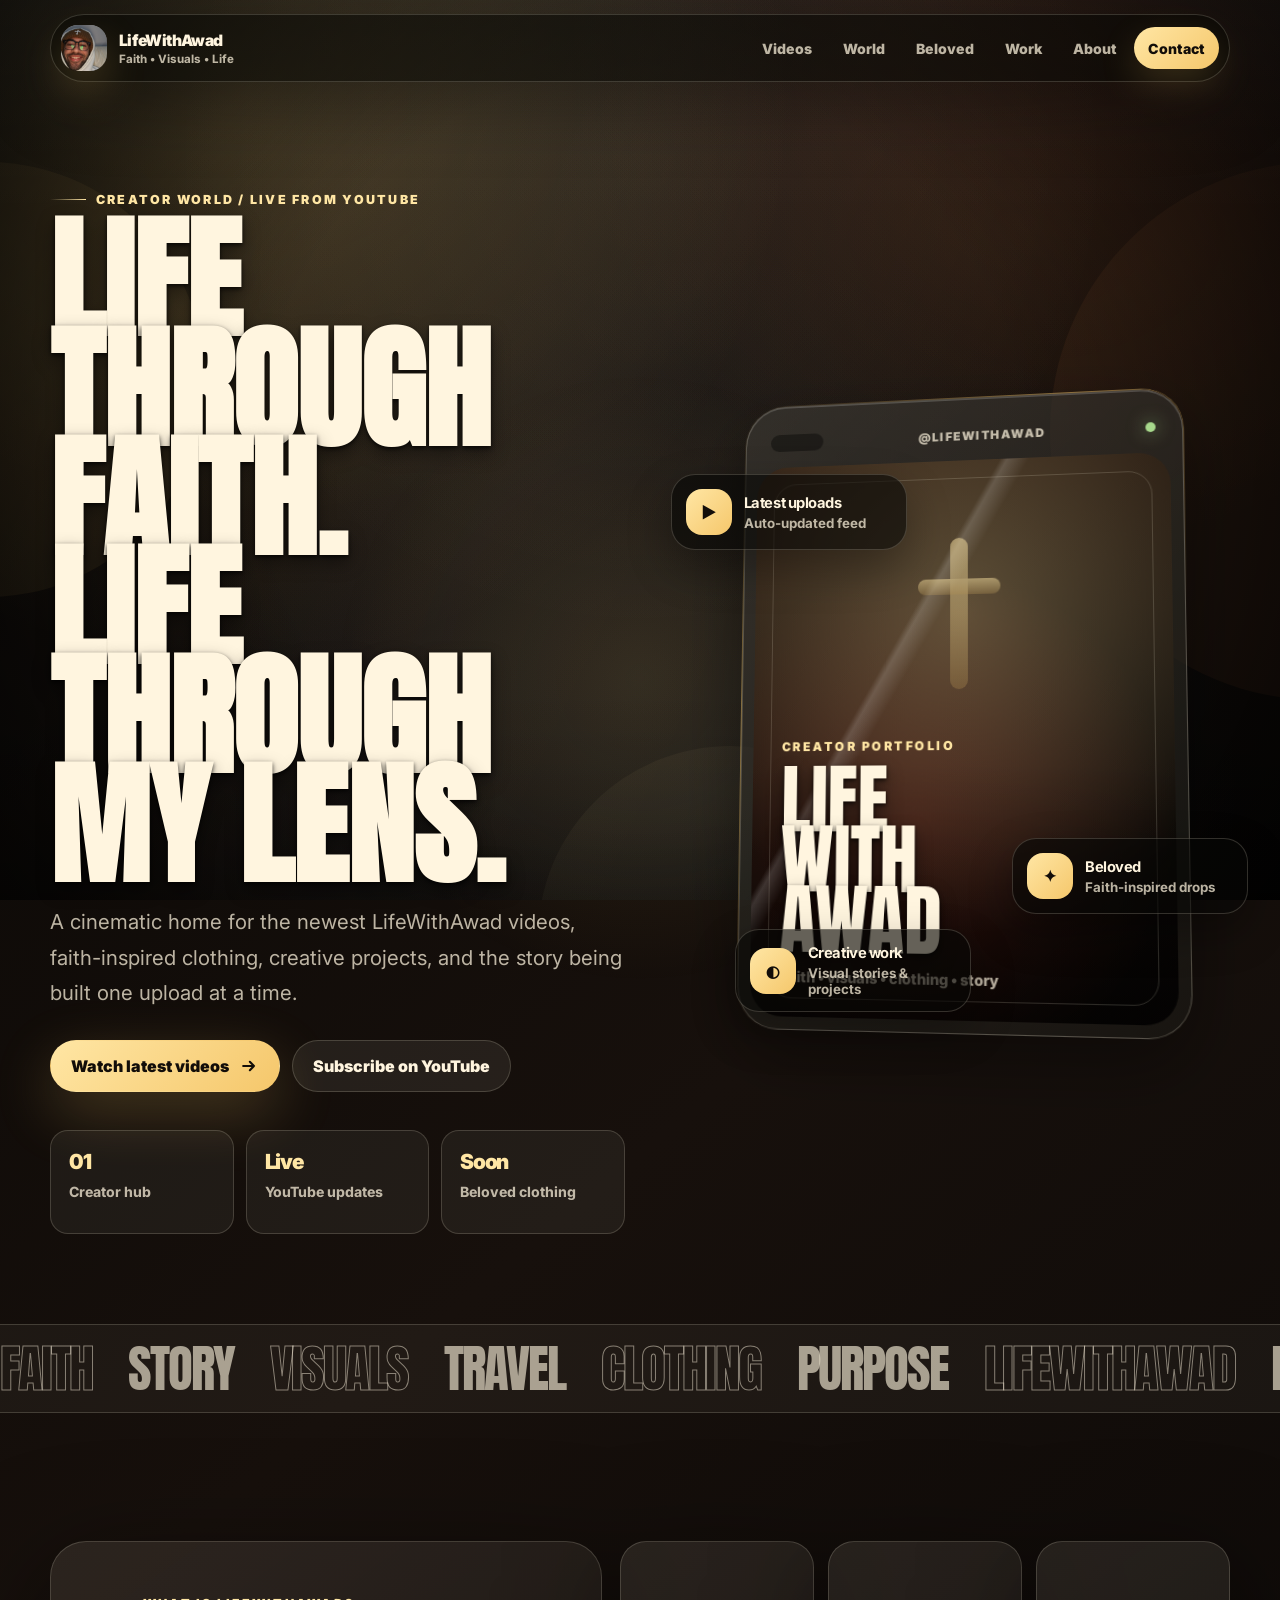
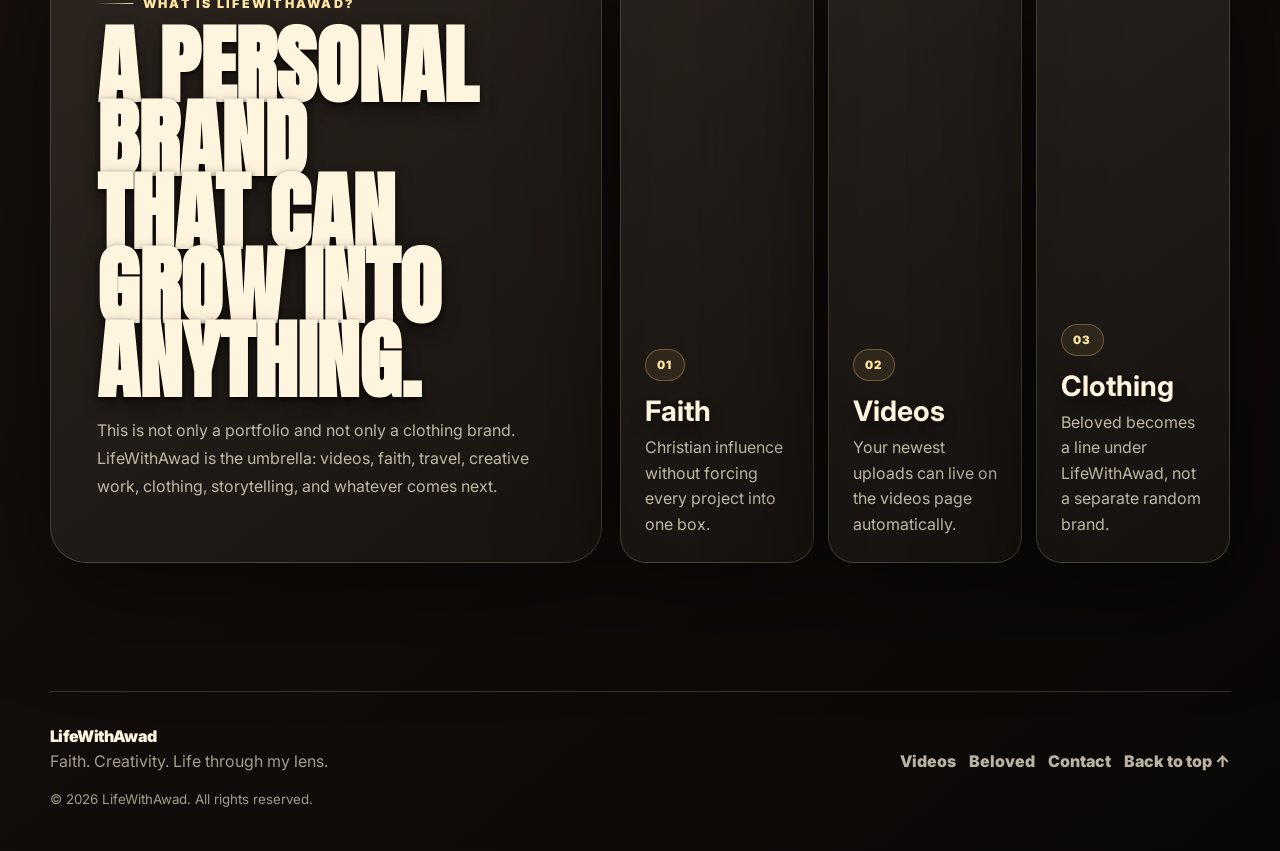
<file: index.html>
<!DOCTYPE html>
<html lang="en">
<head>
  <!-- ===== META & SEO ===== -->
  <meta charset="UTF-8" />
  <meta name="viewport" content="width=device-width, initial-scale=1.0" />
  <meta name="theme-color" content="#080705" />
  <meta name="description" content="LifeWithAwad — videos, faith, clothing, creative work, and life through the lens." />
  <meta property="og:title" content="LifeWithAwad" />
  <meta property="og:description" content="Faith. Creativity. Life through my lens." />
  <meta property="og:type" content="website" />
  <title>LifeWithAwad | Faith • Videos • Clothing • Creative Work</title>

  <!-- ===== FONTS & STYLES ===== -->
  <link rel="preconnect" href="https://fonts.googleapis.com" />
  <link rel="preconnect" href="https://fonts.gstatic.com" crossorigin />
  <link href="https://fonts.googleapis.com/css2?family=Anton&family=Inter:wght@400;500;600;700;800;900&family=Playfair+Display:wght@700;800&display=swap" rel="stylesheet" />
  <link rel="stylesheet" href="styles.css" />
</head>
<body>
  <!-- ===== ACCESSIBILITY & UTILITIES ===== -->
  <a class="skip-link" href="#main">Skip to content</a>

  <!-- Loading screen shown on page load -->
  <div class="page-loader" data-loader aria-hidden="true">
    <div class="loader-mark"><img src="profilePicture.jpeg" alt="" /></div>
  </div>

  <!-- Background ambient effects (halos, noise, vignette) -->
  <div class="ambient" aria-hidden="true">
    <span class="halo halo-one"></span>
    <span class="halo halo-two"></span>
    <span class="halo halo-three"></span>
    <span class="noise"></span>
    <span class="vignette"></span>
  </div>

  <!-- Scroll progress bar at top -->
  <div class="scroll-progress" data-scroll-progress aria-hidden="true"></div>

  <!-- ===== HEADER & NAVIGATION ===== -->
  <header class="site-header" data-header>
    <a class="brand" href="index.html" aria-label="LifeWithAwad home">
      <span class="brand-icon"><img src="profilePicture.jpeg" alt="Mina Awad" /></span>
      <span class="brand-copy">
        <strong>LifeWithAwad</strong>
        <small>Faith • Visuals • Life</small>
      </span>
    </a>

    <button class="menu-button" type="button" aria-expanded="false" aria-controls="primary-navigation" data-menu-toggle>
      <span></span>
      <span></span>
      <span></span>
      <em class="sr-only">Open menu</em>
    </button>

    <nav class="primary-nav" id="primary-navigation" data-nav aria-label="Primary navigation">
      <a href="videos.html">Videos</a>
      <a href="world.html">World</a>
      <a href="beloved.html">Beloved</a>
      <a href="work.html">Work</a>
      <a href="about.html">About</a>
      <a href="contact.html" class="nav-cta">Contact</a>
    </nav>
  </header>

  <!-- ===== MAIN CONTENT ===== -->
  <main id="main">
    <!-- ===== HERO SECTION ===== Large intro with visual showcase -->
    <section class="hero" id="top">
      <div class="hero-grid page-shell">
        <div class="hero-copy reveal">
          <p class="eyebrow"><span></span> Creator world / live from YouTube</p>
          <h1>
            Life through faith.<br />
            Life through my lens.
          </h1>
          <p class="hero-text">
            A cinematic home for the newest LifeWithAwad videos, faith-inspired clothing, creative projects, and the story being built one upload at a time.
          </p>
          <div class="hero-actions">
            <a class="button button-primary" href="videos.html">
              <span>Watch latest videos</span>
              <svg viewBox="0 0 24 24" aria-hidden="true"><path d="M5 12h13m-5-5 5 5-5 5" /></svg>
            </a>
            <a class="button button-glass" href="https://www.youtube.com/@LifeWithAwad" target="_blank" rel="noopener">Subscribe on YouTube</a>
          </div>
          <div class="hero-stats" aria-label="Brand highlights">
            <div><strong>01</strong><span>Creator hub</span></div>
            <div><strong>Live</strong><span>YouTube updates</span></div>
            <div><strong>Soon</strong><span>Beloved clothing</span></div>
          </div>
        </div>

        <div class="hero-visual reveal" aria-label="LifeWithAwad visual showcase">
          <div class="device-card">
            <div class="device-topbar">
              <span></span>
              <p>@LifeWithAwad</p>
              <i></i>
            </div>
            <div class="poster-panel">
              <div class="poster-cross"></div>
              <p class="poster-kicker">Creator Portfolio</p>
              <p class="poster-title">LIFE<br />WITH<br />AWAD</p>
              <p class="poster-subtitle">Faith • visuals • clothing • story</p>
            </div>
          </div>

          <div class="orbit-card orbit-one">
            <span>▶</span>
            <div><strong>Latest uploads</strong><small>Auto-updated feed</small></div>
          </div>
          <div class="orbit-card orbit-two">
            <span>✦</span>
            <div><strong>Beloved</strong><small>Faith-inspired drops</small></div>
          </div>
          <div class="orbit-card orbit-three">
            <span>◐</span>
            <div><strong>Creative work</strong><small>Visual stories & projects</small></div>
          </div>
        </div>
      </div>
    </section>

    <!-- ===== MARQUEE SECTION ===== Scrolling text of key terms -->
    <section class="marquee" aria-label="LifeWithAwad keywords">
      <div class="marquee-track">
        <span>Faith</span><span>Story</span><span>Visuals</span><span>Travel</span><span>Clothing</span><span>Purpose</span><span>LifeWithAwad</span>
        <span>Faith</span><span>Story</span><span>Visuals</span><span>Travel</span><span>Clothing</span><span>Purpose</span><span>LifeWithAwad</span>
      </div>
    </section>

    <!-- ===== INTRO SECTION ===== About LifeWithAwad & key pillars -->
    <section class="section intro-section page-shell reveal">
      <div class="intro-card">
        <p class="eyebrow"><span></span> What is LifeWithAwad?</p>
        <h2>A personal brand that can grow into anything.</h2>
        <p>
          This is not only a portfolio and not only a clothing brand. LifeWithAwad is the umbrella: videos, faith, travel, creative work, clothing, storytelling, and whatever comes next.
        </p>
      </div>
      <div class="intro-tiles">
        <article>
          <span>01</span>
          <h3>Faith</h3>
          <p>Christian influence without forcing every project into one box.</p>
        </article>
        <article>
          <span>02</span>
          <h3>Videos</h3>
          <p>Your newest uploads can live on the videos page automatically.</p>
        </article>
        <article>
          <span>03</span>
          <h3>Clothing</h3>
          <p>Beloved becomes a line under LifeWithAwad, not a separate random brand.</p>
        </article>
      </div>
    </section>

  </main>

  <!-- ===== FOOTER ===== -->
  <footer class="site-footer page-shell">
    <div>
      <strong>LifeWithAwad</strong>
      <p>Faith. Creativity. Life through my lens.</p>
    </div>
    <div class="footer-links">
      <a href="videos.html">Videos</a>
      <a href="beloved.html">Beloved</a>
      <a href="contact.html">Contact</a>
      <a href="#top">Back to top ↑</a>
    </div>
    <small>© <span id="year"></span> LifeWithAwad. All rights reserved.</small>
  </footer>

  <!-- ===== JAVASCRIPT ===== -->
  <script src="script.js"></script>
</body>
</html>
</file>
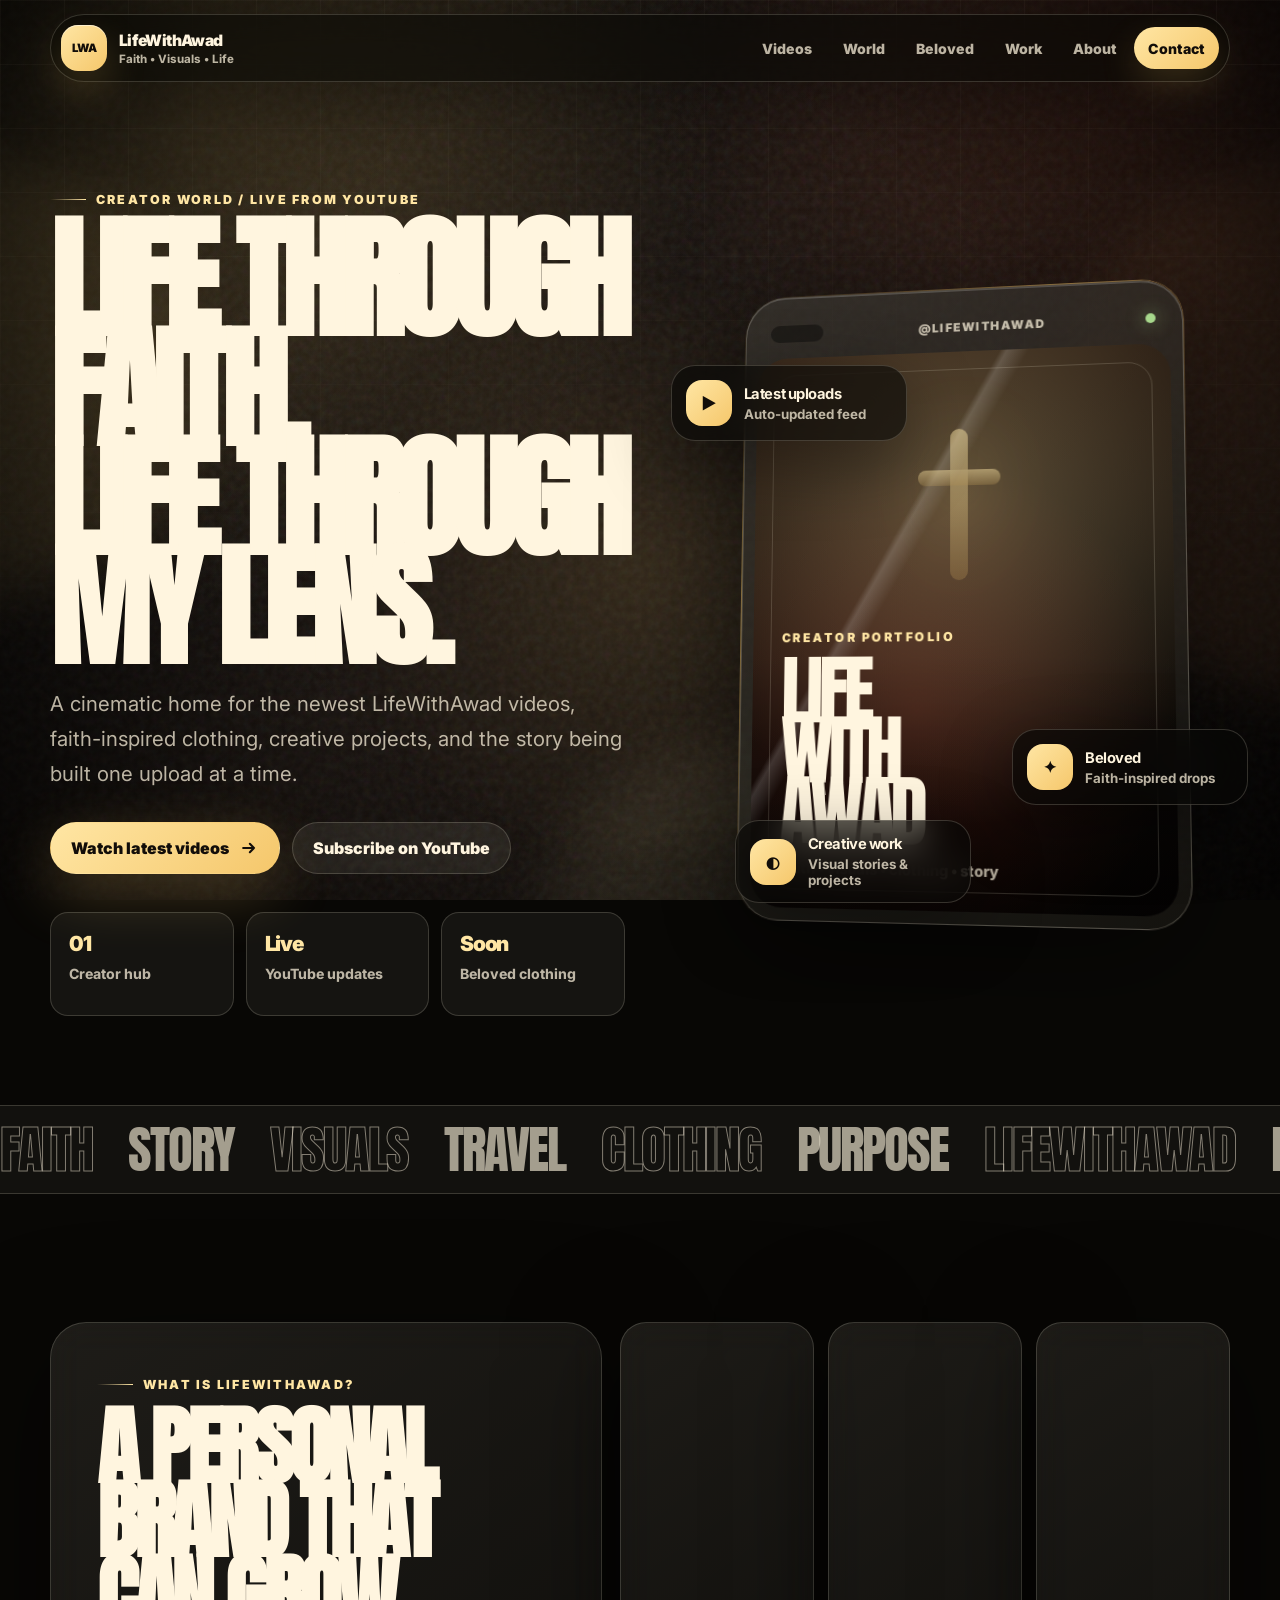
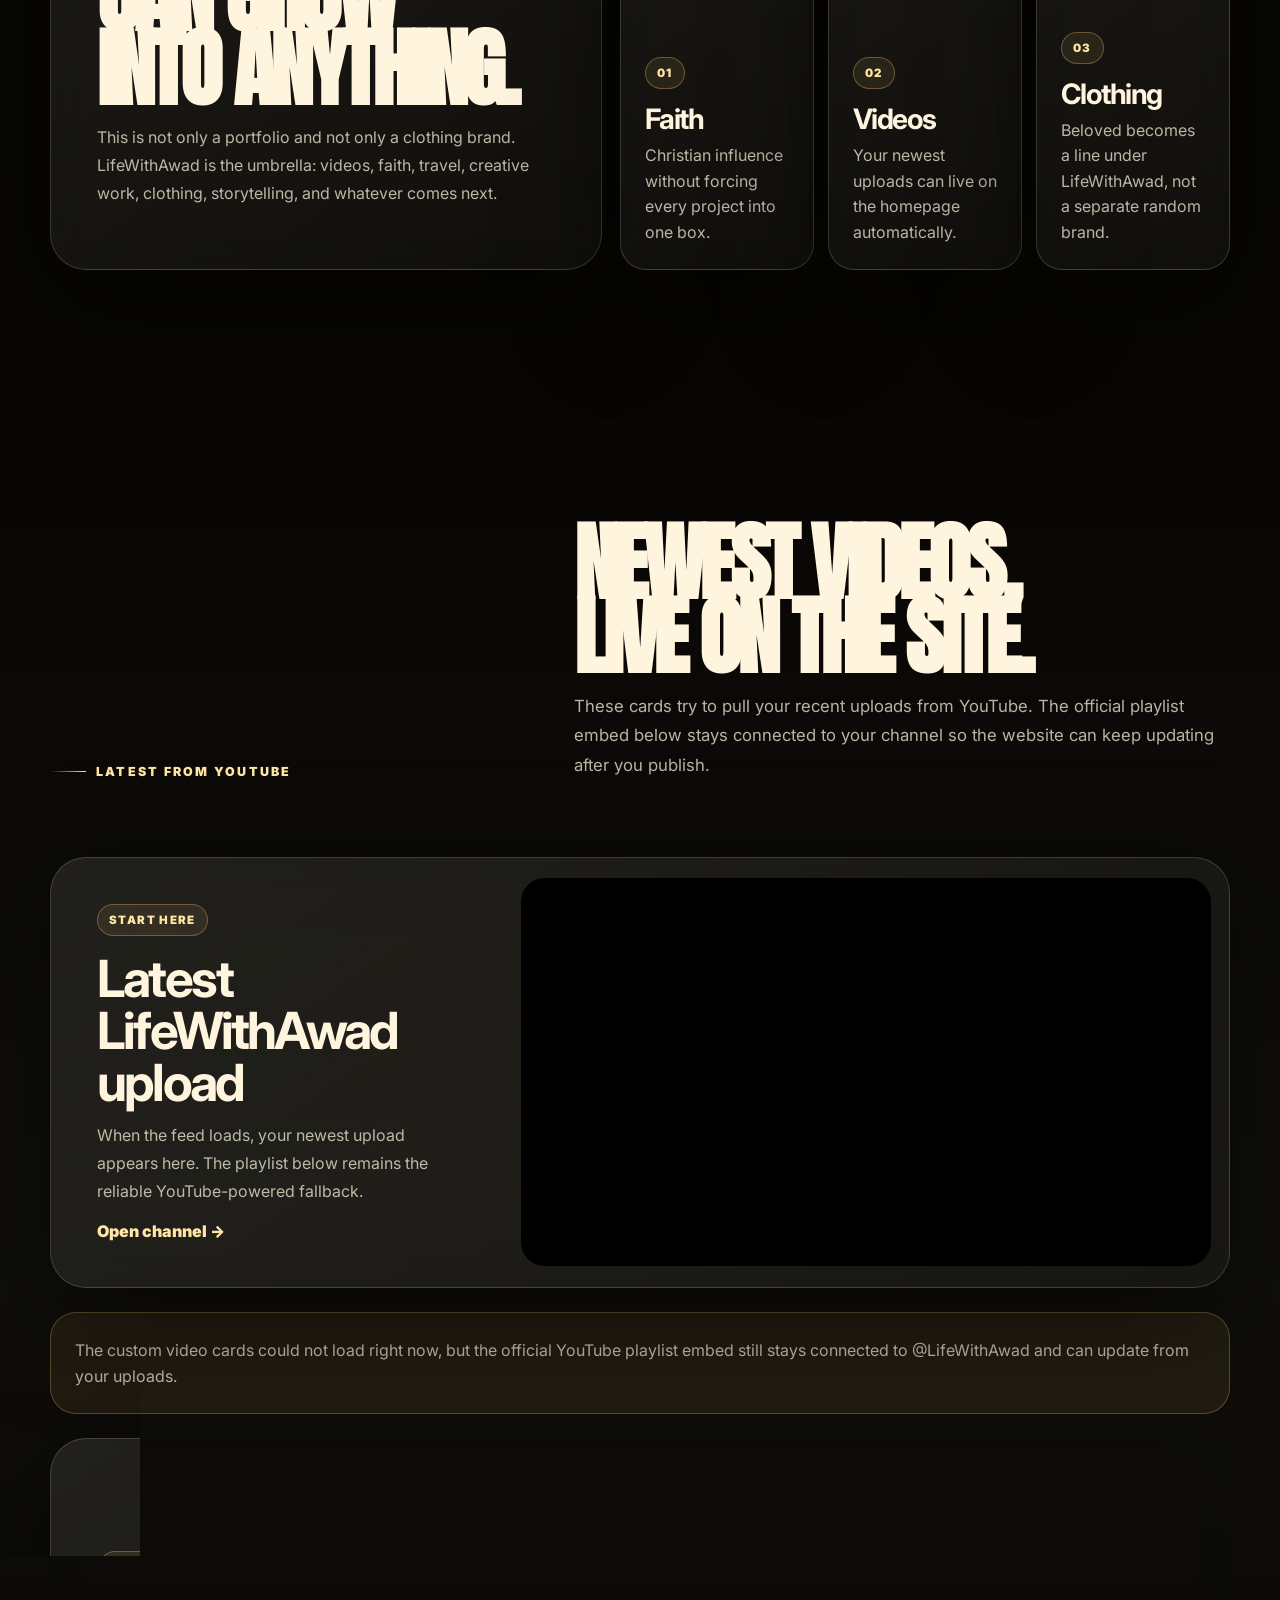
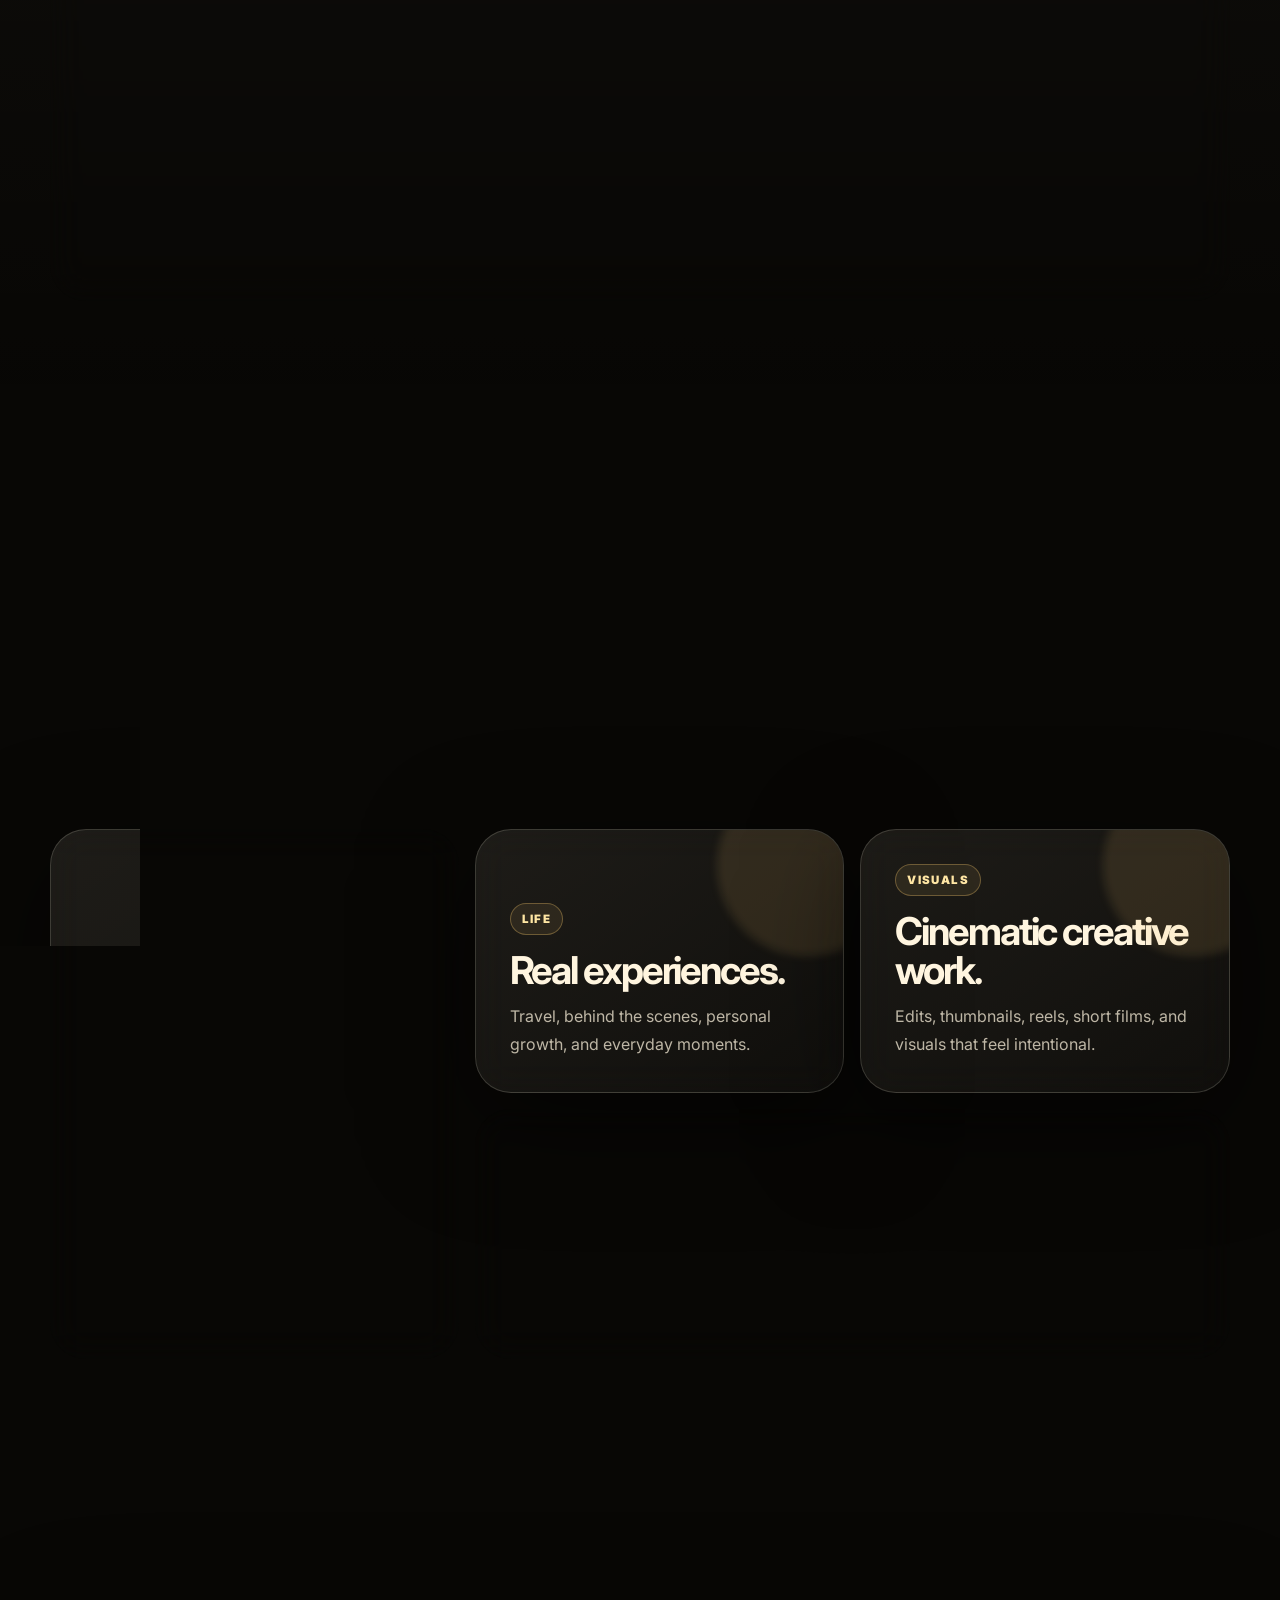
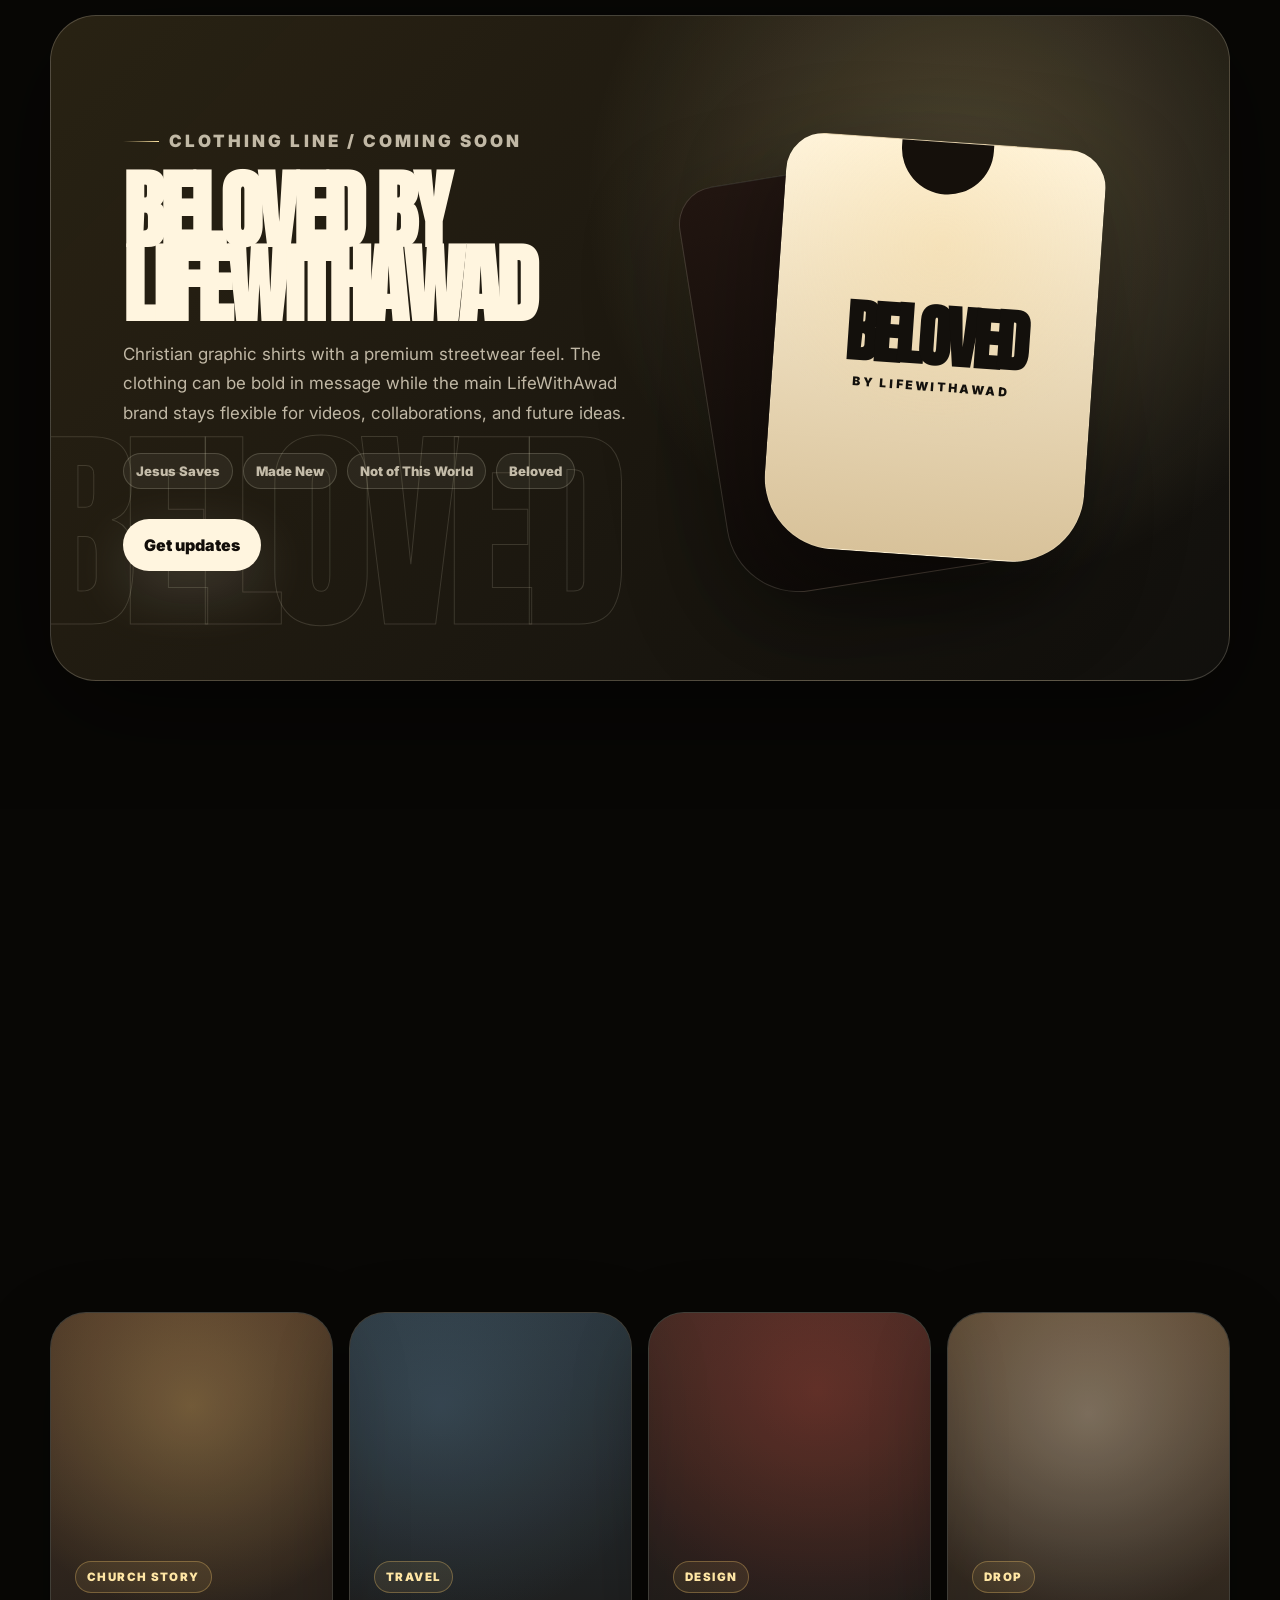
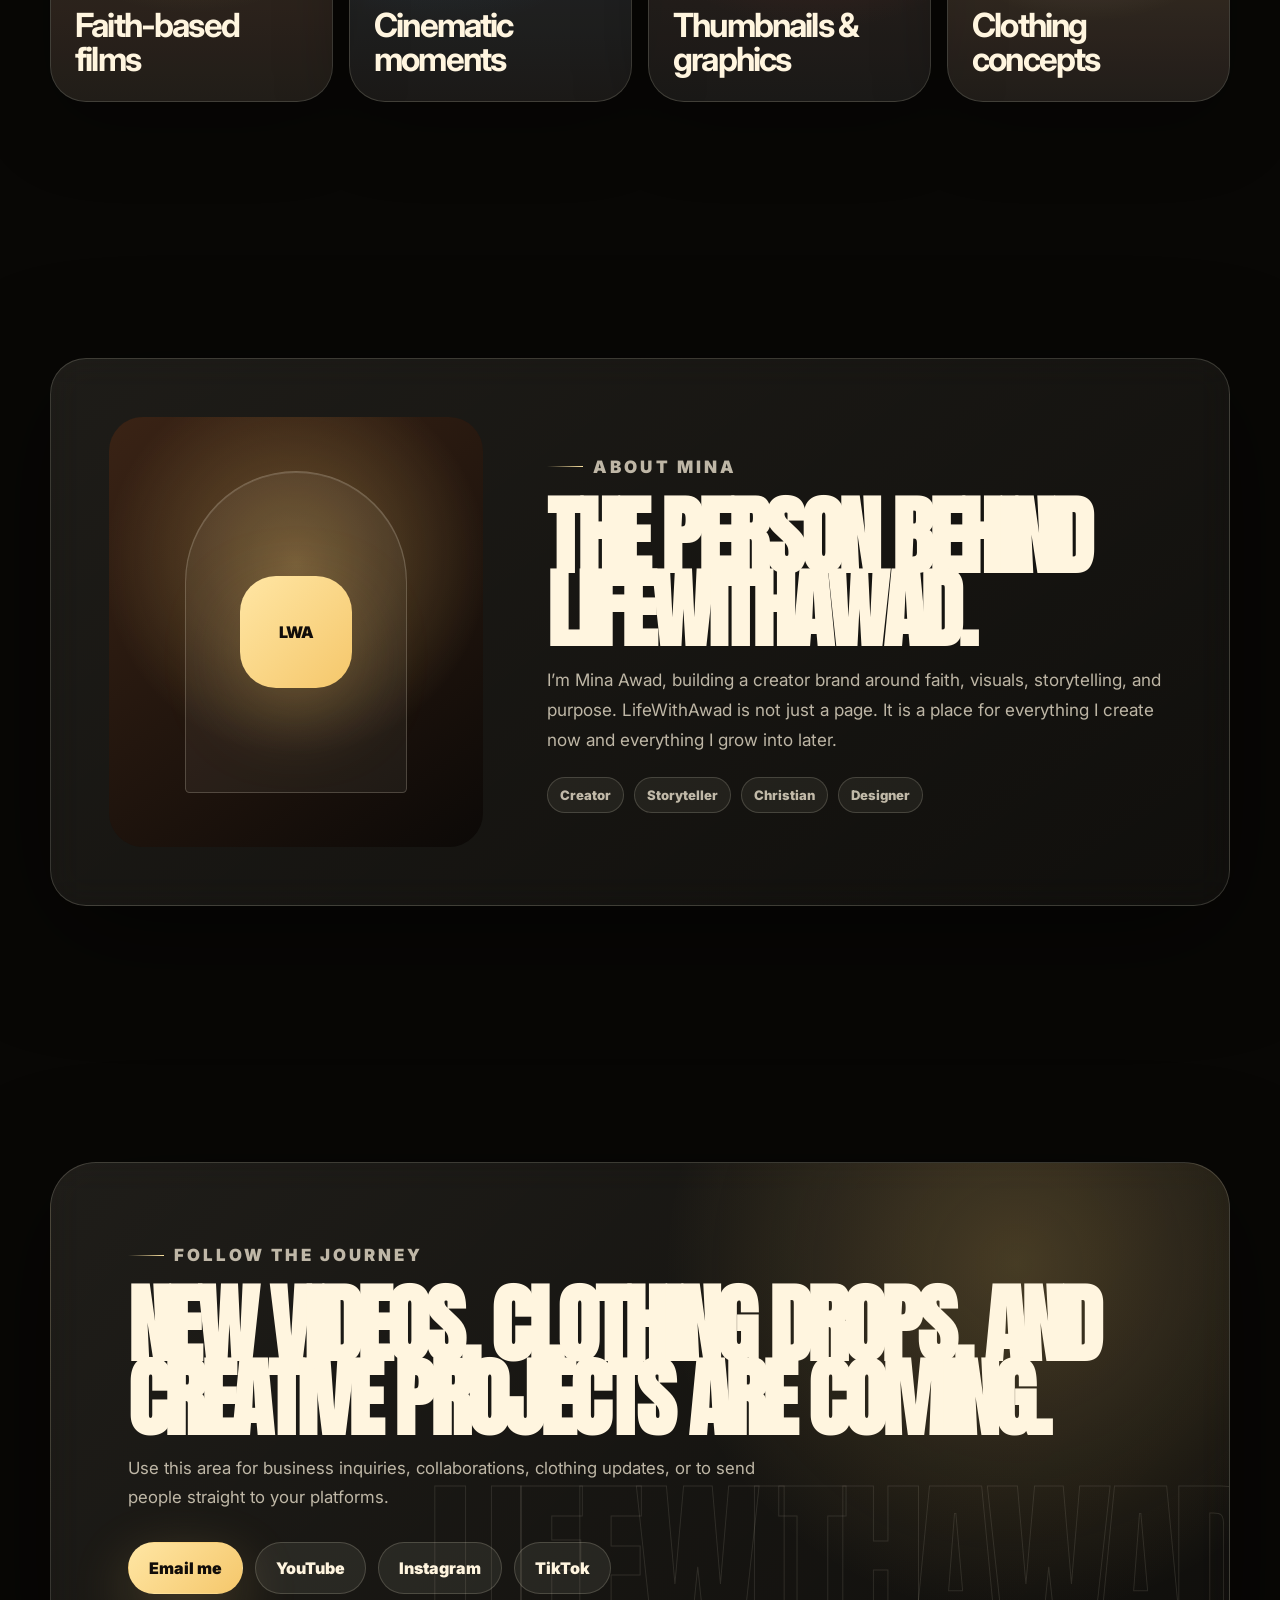
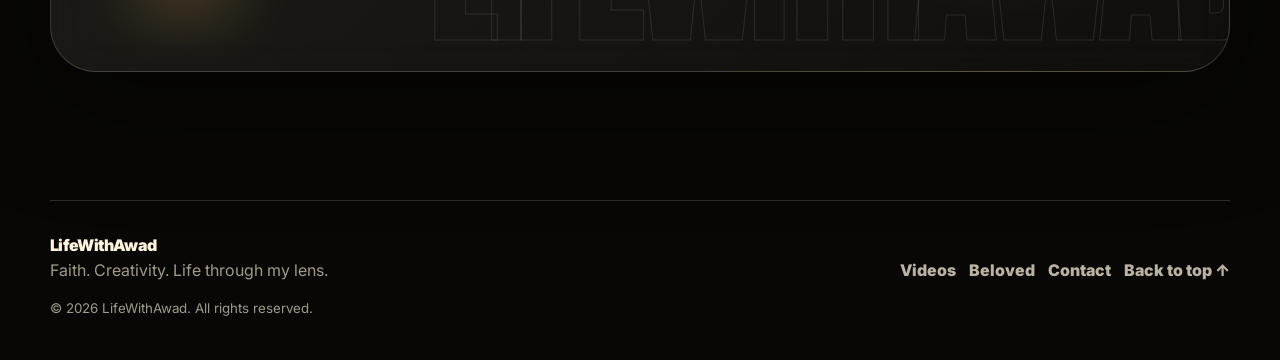
<file: lifewithawad-site(2)/lifewithawad-site/index.html>
<!DOCTYPE html>
<html lang="en">
<head>
  <meta charset="UTF-8" />
  <meta name="viewport" content="width=device-width, initial-scale=1.0" />
  <meta name="theme-color" content="#080705" />
  <meta name="description" content="LifeWithAwad — videos, faith, clothing, creative work, and life through the lens." />
  <meta property="og:title" content="LifeWithAwad" />
  <meta property="og:description" content="Faith. Creativity. Life through my lens." />
  <meta property="og:type" content="website" />
  <title>LifeWithAwad | Faith • Videos • Clothing • Creative Work</title>

  <link rel="preconnect" href="https://fonts.googleapis.com" />
  <link rel="preconnect" href="https://fonts.gstatic.com" crossorigin />
  <link href="https://fonts.googleapis.com/css2?family=Anton&family=Inter:wght@400;500;600;700;800;900&family=Playfair+Display:wght@700;800&display=swap" rel="stylesheet" />
  <link rel="stylesheet" href="styles.css" />
</head>
<body>
  <a class="skip-link" href="#main">Skip to content</a>

  <div class="page-loader" data-loader aria-hidden="true">
    <div class="loader-mark">LWA</div>
  </div>

  <div class="ambient" aria-hidden="true">
    <span class="halo halo-one"></span>
    <span class="halo halo-two"></span>
    <span class="halo halo-three"></span>
    <span class="noise"></span>
    <span class="vignette"></span>
  </div>

  <div class="scroll-progress" data-scroll-progress aria-hidden="true"></div>

  <header class="site-header" data-header>
    <a class="brand" href="#top" aria-label="LifeWithAwad home">
      <span class="brand-icon">LWA</span>
      <span class="brand-copy">
        <strong>LifeWithAwad</strong>
        <small>Faith • Visuals • Life</small>
      </span>
    </a>

    <button class="menu-button" type="button" aria-expanded="false" aria-controls="primary-navigation" data-menu-toggle>
      <span></span>
      <span></span>
      <span></span>
      <em class="sr-only">Open menu</em>
    </button>

    <nav class="primary-nav" id="primary-navigation" data-nav aria-label="Primary navigation">
      <a href="#videos">Videos</a>
      <a href="#world">World</a>
      <a href="#beloved">Beloved</a>
      <a href="#work">Work</a>
      <a href="#about">About</a>
      <a href="#contact" class="nav-cta">Contact</a>
    </nav>
  </header>

  <main id="main">
    <section class="hero" id="top">
      <div class="hero-grid page-shell">
        <div class="hero-copy reveal">
          <p class="eyebrow"><span></span> Creator world / live from YouTube</p>
          <h1>
            Life through faith.<br />
            Life through my lens.
          </h1>
          <p class="hero-text">
            A cinematic home for the newest LifeWithAwad videos, faith-inspired clothing, creative projects, and the story being built one upload at a time.
          </p>
          <div class="hero-actions">
            <a class="button button-primary" href="#videos">
              <span>Watch latest videos</span>
              <svg viewBox="0 0 24 24" aria-hidden="true"><path d="M5 12h13m-5-5 5 5-5 5" /></svg>
            </a>
            <a class="button button-glass" href="https://www.youtube.com/@LifeWithAwad" target="_blank" rel="noopener">Subscribe on YouTube</a>
          </div>
          <div class="hero-stats" aria-label="Brand highlights">
            <div><strong>01</strong><span>Creator hub</span></div>
            <div><strong>Live</strong><span>YouTube updates</span></div>
            <div><strong>Soon</strong><span>Beloved clothing</span></div>
          </div>
        </div>

        <div class="hero-visual reveal" aria-label="LifeWithAwad visual showcase">
          <div class="device-card">
            <div class="device-topbar">
              <span></span>
              <p>@LifeWithAwad</p>
              <i></i>
            </div>
            <div class="poster-panel">
              <div class="poster-cross"></div>
              <p class="poster-kicker">Creator Portfolio</p>
              <p class="poster-title">LIFE<br />WITH<br />AWAD</p>
              <p class="poster-subtitle">Faith • visuals • clothing • story</p>
            </div>
          </div>

          <div class="orbit-card orbit-one">
            <span>▶</span>
            <div><strong>Latest uploads</strong><small>Auto-updated feed</small></div>
          </div>
          <div class="orbit-card orbit-two">
            <span>✦</span>
            <div><strong>Beloved</strong><small>Faith-inspired drops</small></div>
          </div>
          <div class="orbit-card orbit-three">
            <span>◐</span>
            <div><strong>Creative work</strong><small>Visual stories & projects</small></div>
          </div>
        </div>
      </div>
    </section>

    <section class="marquee" aria-label="LifeWithAwad keywords">
      <div class="marquee-track">
        <span>Faith</span><span>Story</span><span>Visuals</span><span>Travel</span><span>Clothing</span><span>Purpose</span><span>LifeWithAwad</span>
        <span>Faith</span><span>Story</span><span>Visuals</span><span>Travel</span><span>Clothing</span><span>Purpose</span><span>LifeWithAwad</span>
      </div>
    </section>

    <section class="section intro-section page-shell reveal">
      <div class="intro-card">
        <p class="eyebrow"><span></span> What is LifeWithAwad?</p>
        <h2>A personal brand that can grow into anything.</h2>
        <p>
          This is not only a portfolio and not only a clothing brand. LifeWithAwad is the umbrella: videos, faith, travel, creative work, clothing, storytelling, and whatever comes next.
        </p>
      </div>
      <div class="intro-tiles">
        <article>
          <span>01</span>
          <h3>Faith</h3>
          <p>Christian influence without forcing every project into one box.</p>
        </article>
        <article>
          <span>02</span>
          <h3>Videos</h3>
          <p>Your newest uploads can live on the homepage automatically.</p>
        </article>
        <article>
          <span>03</span>
          <h3>Clothing</h3>
          <p>Beloved becomes a line under LifeWithAwad, not a separate random brand.</p>
        </article>
      </div>
    </section>

    <section class="section videos-section" id="videos">
      <div class="section-heading page-shell reveal">
        <p class="eyebrow"><span></span> Latest from YouTube</p>
        <div>
          <h2>Newest videos, live on the site.</h2>
          <p>
            These cards try to pull your recent uploads from YouTube. The official playlist embed below stays connected to your channel so the website can keep updating after you publish.
          </p>
        </div>
      </div>

      <div class="video-stage page-shell reveal">
        <div class="featured-video">
          <div class="featured-copy">
            <span class="section-chip">Start here</span>
            <h3 data-feature-title>Latest LifeWithAwad upload</h3>
            <p data-feature-description>
              When the feed loads, your newest upload appears here. The playlist below remains the reliable YouTube-powered fallback.
            </p>
            <a class="text-link" href="https://www.youtube.com/@LifeWithAwad" target="_blank" rel="noopener" data-feature-link>Open channel →</a>
          </div>
          <div class="responsive-video featured-embed">
            <iframe
              data-feature-iframe
              src="https://www.youtube.com/embed/videoseries?list=UUV_e8q6koAtP-dtfpjgqPDA&rel=0&modestbranding=1"
              title="LifeWithAwad featured video"
              allow="accelerometer; autoplay; clipboard-write; encrypted-media; gyroscope; picture-in-picture; web-share"
              allowfullscreen>
            </iframe>
          </div>
        </div>

        <div class="video-grid" id="videoGrid" aria-live="polite">
          <article class="video-skeleton"></article>
          <article class="video-skeleton"></article>
          <article class="video-skeleton"></article>
          <article class="video-skeleton"></article>
          <article class="video-skeleton"></article>
          <article class="video-skeleton"></article>
        </div>

        <div class="playlist-panel">
          <div>
            <span class="section-chip">Official YouTube playlist</span>
            <h3>Always connected to the channel.</h3>
            <p>
              This embedded playlist is the simplest reliable way to keep the website fresh after you upload new videos.
            </p>
          </div>
          <div class="responsive-video">
            <iframe
              src="https://www.youtube.com/embed/videoseries?list=UUV_e8q6koAtP-dtfpjgqPDA&rel=0&modestbranding=1"
              title="LifeWithAwad latest uploads playlist"
              allow="accelerometer; autoplay; clipboard-write; encrypted-media; gyroscope; picture-in-picture; web-share"
              allowfullscreen>
            </iframe>
          </div>
        </div>
      </div>
    </section>

    <section class="section world-section page-shell" id="world">
      <div class="section-heading reveal">
        <p class="eyebrow"><span></span> The LifeWithAwad world</p>
        <div>
          <h2>One name. Multiple lanes.</h2>
          <p>Built broad so you can grow without rebranding every few months.</p>
        </div>
      </div>

      <div class="pillar-grid reveal">
        <article class="pillar-card tall-card">
          <span>Faith</span>
          <h3>Meaning-first storytelling.</h3>
          <p>Reflections, church projects, mission trips, and messages that carry purpose.</p>
        </article>
        <article class="pillar-card">
          <span>Life</span>
          <h3>Real experiences.</h3>
          <p>Travel, behind the scenes, personal growth, and everyday moments.</p>
        </article>
        <article class="pillar-card">
          <span>Visuals</span>
          <h3>Cinematic creative work.</h3>
          <p>Edits, thumbnails, reels, short films, and visuals that feel intentional.</p>
        </article>
        <article class="pillar-card wide-card">
          <span>Clothing</span>
          <h3>Beloved by LifeWithAwad.</h3>
          <p>Faith-inspired graphic shirts that feel clean, wearable, and meaningful.</p>
        </article>
      </div>
    </section>

    <section class="section beloved-section" id="beloved">
      <div class="beloved-shell page-shell reveal">
        <div class="beloved-copy">
          <p class="eyebrow"><span></span> Clothing line / coming soon</p>
          <h2>Beloved by LifeWithAwad</h2>
          <p>
            Christian graphic shirts with a premium streetwear feel. The clothing can be bold in message while the main LifeWithAwad brand stays flexible for videos, collaborations, and future ideas.
          </p>
          <div class="drop-list" aria-label="Sample clothing concepts">
            <span>Jesus Saves</span>
            <span>Made New</span>
            <span>Not of This World</span>
            <span>Beloved</span>
          </div>
          <a class="button button-light" href="#contact">Get updates</a>
        </div>

        <div class="shirt-stack" aria-label="Shirt mockups">
          <div class="shirt-card shirt-back">
            <span>MADE NEW</span>
          </div>
          <div class="shirt-card shirt-front">
            <div class="shirt-neck"></div>
            <h3>BELOVED</h3>
            <p>BY LIFEWITHAWAD</p>
          </div>
        </div>
      </div>
    </section>

    <section class="section work-section page-shell" id="work">
      <div class="section-heading reveal">
        <p class="eyebrow"><span></span> Creative work</p>
        <div>
          <h2>Proof that you can build visuals people remember.</h2>
          <p>Use this section as your portfolio wall. Replace the sample cards later with real projects, thumbnails, reels, and clothing mockups.</p>
        </div>
      </div>

      <div class="work-grid reveal">
        <article class="work-card work-one">
          <span>Church story</span>
          <h3>Faith-based films</h3>
        </article>
        <article class="work-card work-two">
          <span>Travel</span>
          <h3>Cinematic moments</h3>
        </article>
        <article class="work-card work-three">
          <span>Design</span>
          <h3>Thumbnails & graphics</h3>
        </article>
        <article class="work-card work-four">
          <span>Drop</span>
          <h3>Clothing concepts</h3>
        </article>
      </div>
    </section>

    <section class="section about-section page-shell" id="about">
      <div class="about-card reveal">
        <div class="about-portrait" aria-hidden="true">
          <span>LWA</span>
        </div>
        <div class="about-copy">
          <p class="eyebrow"><span></span> About Mina</p>
          <h2>The person behind LifeWithAwad.</h2>
          <p>
            I’m Mina Awad, building a creator brand around faith, visuals, storytelling, and purpose. LifeWithAwad is not just a page. It is a place for everything I create now and everything I grow into later.
          </p>
          <div class="about-tags">
            <span>Creator</span>
            <span>Storyteller</span>
            <span>Christian</span>
            <span>Designer</span>
          </div>
        </div>
      </div>
    </section>

    <section class="section contact-section page-shell" id="contact">
      <div class="contact-card reveal">
        <p class="eyebrow"><span></span> Follow the journey</p>
        <h2>New videos, clothing drops, and creative projects are coming.</h2>
        <p>Use this area for business inquiries, collaborations, clothing updates, or to send people straight to your platforms.</p>
        <div class="contact-actions">
          <a class="button button-primary" href="mailto:mina.awad.448@gmail.com">Email me</a>
          <a class="button button-glass" href="https://www.youtube.com/@LifeWithAwad" target="_blank" rel="noopener">YouTube</a>
          <a class="button button-glass" href="https://www.instagram.com/" target="_blank" rel="noopener">Instagram</a>
          <a class="button button-glass" href="https://www.tiktok.com/" target="_blank" rel="noopener">TikTok</a>
        </div>
      </div>
    </section>
  </main>

  <footer class="site-footer page-shell">
    <div>
      <strong>LifeWithAwad</strong>
      <p>Faith. Creativity. Life through my lens.</p>
    </div>
    <div class="footer-links">
      <a href="#videos">Videos</a>
      <a href="#beloved">Beloved</a>
      <a href="#contact">Contact</a>
      <a href="#top">Back to top ↑</a>
    </div>
    <small>© <span id="year"></span> LifeWithAwad. All rights reserved.</small>
  </footer>

  <script src="script.js"></script>
</body>
</html>
</file>
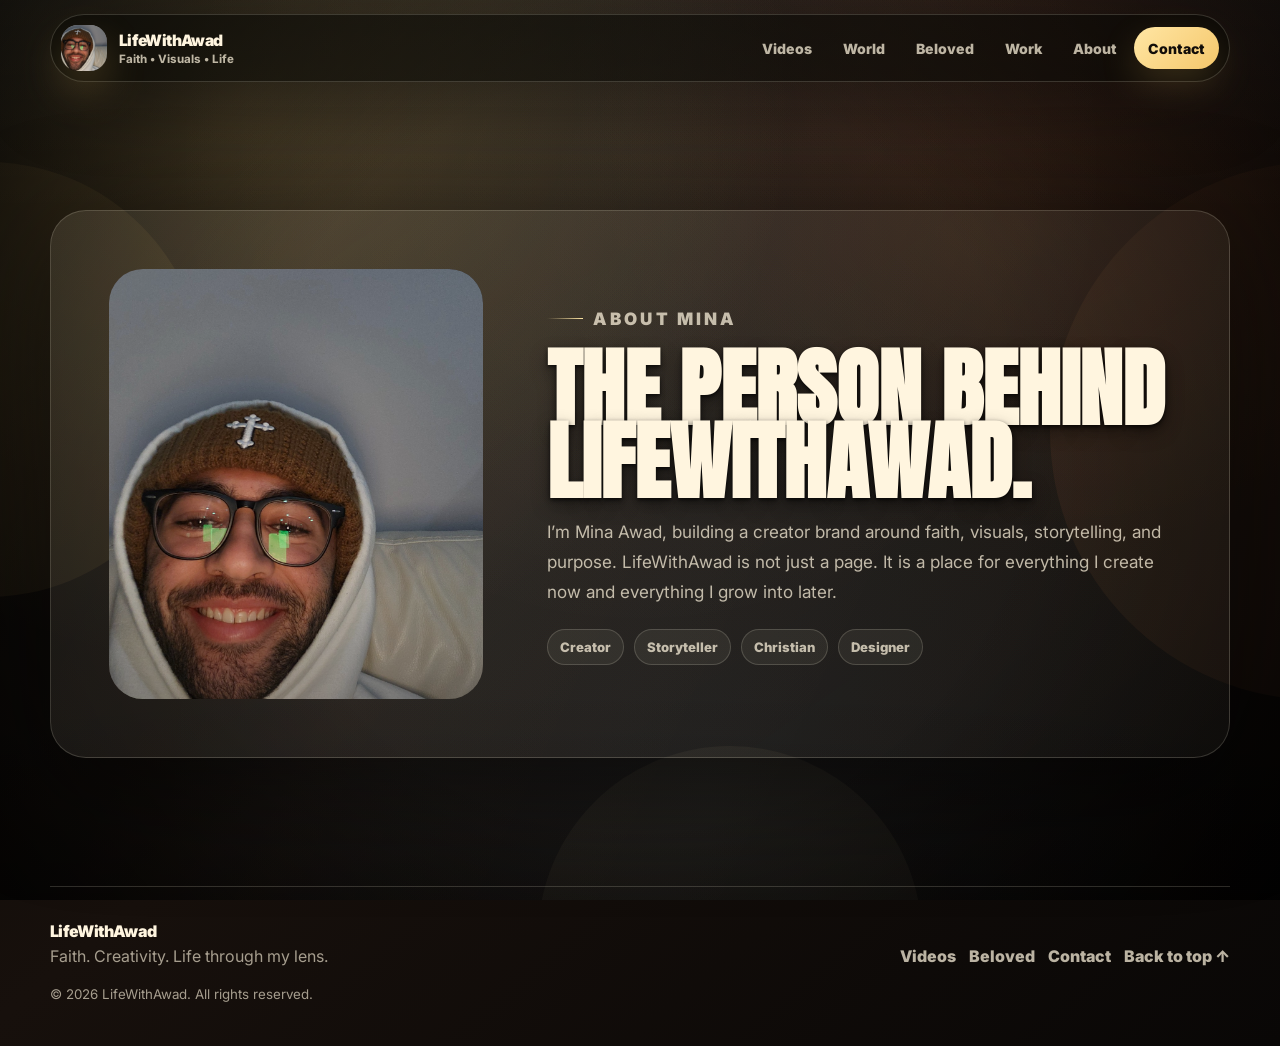
<file: about.html>
<!DOCTYPE html>
<html lang="en">
<head>
  <meta charset="UTF-8" />
  <meta name="viewport" content="width=device-width, initial-scale=1.0" />
  <meta name="theme-color" content="#080705" />
  <meta name="description" content="About Mina Awad and the LifeWithAwad creator brand." />
  <title>About | LifeWithAwad</title>
  <link rel="preconnect" href="https://fonts.googleapis.com" />
  <link rel="preconnect" href="https://fonts.gstatic.com" crossorigin />
  <link href="https://fonts.googleapis.com/css2?family=Anton&family=Inter:wght@400;500;600;700;800;900&family=Playfair+Display:wght@700;800&display=swap" rel="stylesheet" />
  <link rel="stylesheet" href="styles.css" />
</head>
<body>
  <a class="skip-link" href="#main">Skip to content</a>
  <div class="page-loader" data-loader aria-hidden="true"><div class="loader-mark"><img src="profilePicture.jpeg" alt="" /></div></div>
  <div class="ambient" aria-hidden="true"><span class="halo halo-one"></span><span class="halo halo-two"></span><span class="halo halo-three"></span><span class="noise"></span><span class="vignette"></span></div>
  <div class="scroll-progress" data-scroll-progress aria-hidden="true"></div>
  <header class="site-header" data-header>
    <a class="brand" href="index.html" aria-label="LifeWithAwad home"><span class="brand-icon"><img src="profilePicture.jpeg" alt="Mina Awad" /></span><span class="brand-copy"><strong>LifeWithAwad</strong><small>Faith • Visuals • Life</small></span></a>
    <button class="menu-button" type="button" aria-expanded="false" aria-controls="primary-navigation" data-menu-toggle><span></span><span></span><span></span><em class="sr-only">Open menu</em></button>
    <nav class="primary-nav" id="primary-navigation" data-nav aria-label="Primary navigation">
      <a href="videos.html">Videos</a><a href="world.html">World</a><a href="beloved.html">Beloved</a><a href="work.html">Work</a><a href="about.html">About</a><a href="contact.html" class="nav-cta">Contact</a>
    </nav>
  </header>
  <main id="main">
    <section class="section about-section page-shell" id="about">
      <div class="about-card reveal">
        <div class="about-portrait"><img src="profilePicture.jpeg" alt="Mina Awad" /></div>
        <div class="about-copy">
          <p class="eyebrow"><span></span> About Mina</p>
          <h2>The person behind LifeWithAwad.</h2>
          <p>I’m Mina Awad, building a creator brand around faith, visuals, storytelling, and purpose. LifeWithAwad is not just a page. It is a place for everything I create now and everything I grow into later.</p>
          <div class="about-tags"><span>Creator</span><span>Storyteller</span><span>Christian</span><span>Designer</span></div>
        </div>
      </div>
    </section>
  </main>
  <footer class="site-footer page-shell">
    <div><strong>LifeWithAwad</strong><p>Faith. Creativity. Life through my lens.</p></div>
    <div class="footer-links"><a href="videos.html">Videos</a><a href="beloved.html">Beloved</a><a href="contact.html">Contact</a><a href="#main">Back to top ↑</a></div>
    <small>© <span id="year"></span> LifeWithAwad. All rights reserved.</small>
  </footer>
  <script src="script.js"></script>
</body>
</html>
</file>
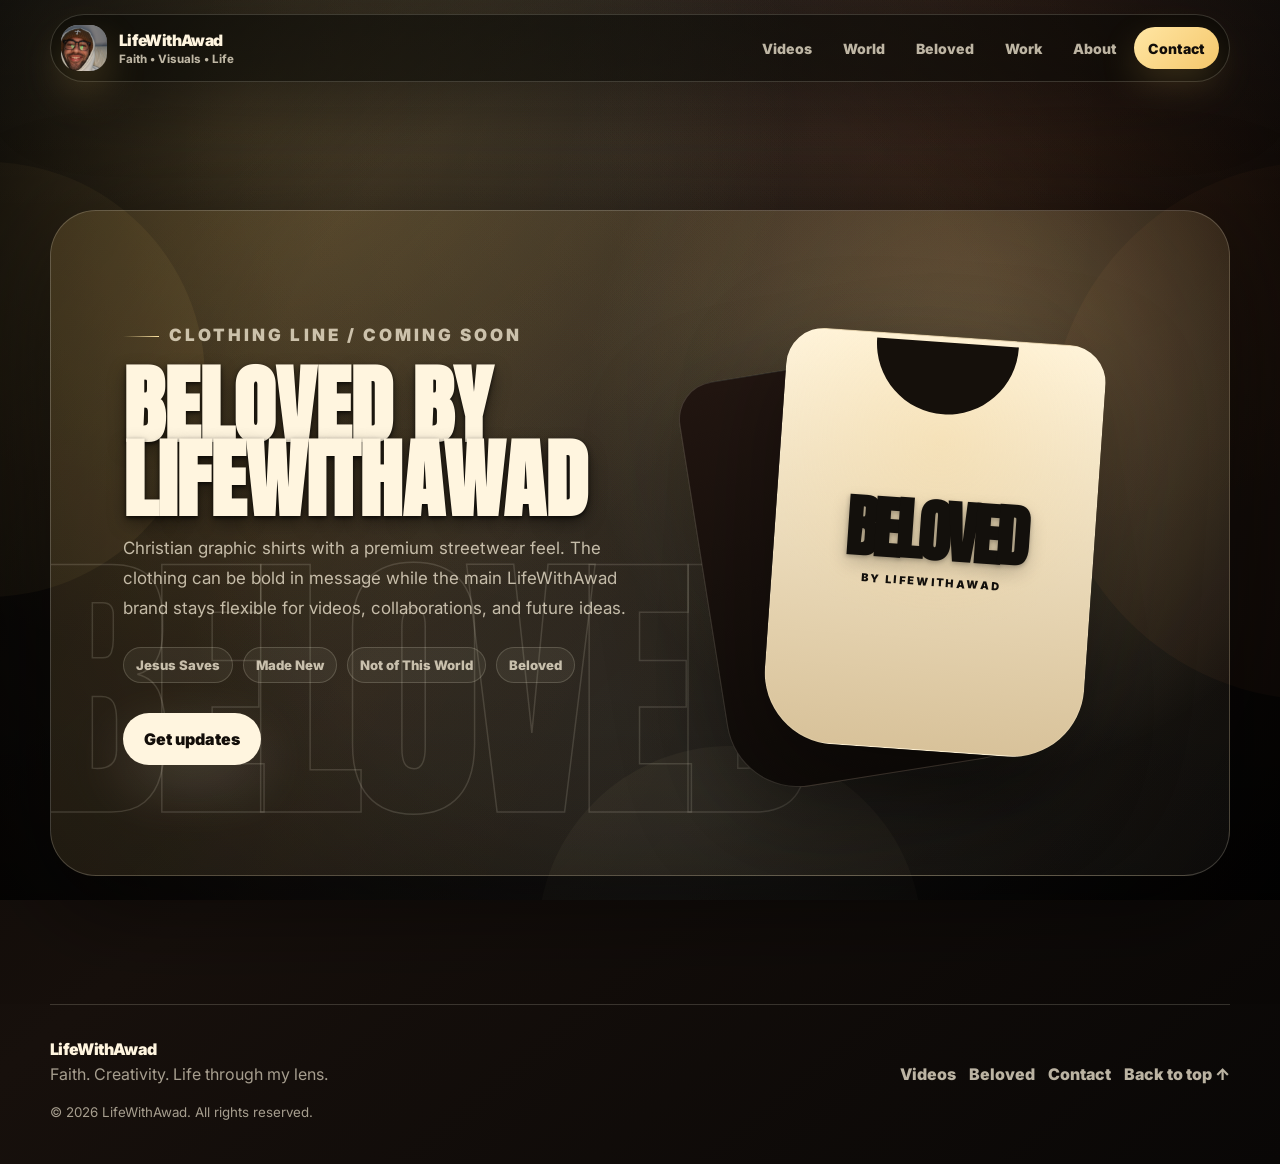
<file: beloved.html>
<!DOCTYPE html>
<html lang="en">
<head>
  <meta charset="UTF-8" />
  <meta name="viewport" content="width=device-width, initial-scale=1.0" />
  <meta name="theme-color" content="#080705" />
  <meta name="description" content="Beloved by LifeWithAwad clothing line." />
  <title>Beloved | LifeWithAwad</title>
  <link rel="preconnect" href="https://fonts.googleapis.com" />
  <link rel="preconnect" href="https://fonts.gstatic.com" crossorigin />
  <link href="https://fonts.googleapis.com/css2?family=Anton&family=Inter:wght@400;500;600;700;800;900&family=Playfair+Display:wght@700;800&display=swap" rel="stylesheet" />
  <link rel="stylesheet" href="styles.css" />
</head>
<body>
  <a class="skip-link" href="#main">Skip to content</a>
  <div class="page-loader" data-loader aria-hidden="true"><div class="loader-mark"><img src="profilePicture.jpeg" alt="" /></div></div>
  <div class="ambient" aria-hidden="true"><span class="halo halo-one"></span><span class="halo halo-two"></span><span class="halo halo-three"></span><span class="noise"></span><span class="vignette"></span></div>
  <div class="scroll-progress" data-scroll-progress aria-hidden="true"></div>
  <header class="site-header" data-header>
    <a class="brand" href="index.html" aria-label="LifeWithAwad home"><span class="brand-icon"><img src="profilePicture.jpeg" alt="Mina Awad" /></span><span class="brand-copy"><strong>LifeWithAwad</strong><small>Faith • Visuals • Life</small></span></a>
    <button class="menu-button" type="button" aria-expanded="false" aria-controls="primary-navigation" data-menu-toggle><span></span><span></span><span></span><em class="sr-only">Open menu</em></button>
    <nav class="primary-nav" id="primary-navigation" data-nav aria-label="Primary navigation">
      <a href="videos.html">Videos</a><a href="world.html">World</a><a href="beloved.html">Beloved</a><a href="work.html">Work</a><a href="about.html">About</a><a href="contact.html" class="nav-cta">Contact</a>
    </nav>
  </header>
  <main id="main">
    <section class="section beloved-section" id="beloved">
      <div class="beloved-shell page-shell reveal">
        <div class="beloved-copy">
          <p class="eyebrow"><span></span> Clothing line / coming soon</p>
          <h2>Beloved by LifeWithAwad</h2>
          <p>Christian graphic shirts with a premium streetwear feel. The clothing can be bold in message while the main LifeWithAwad brand stays flexible for videos, collaborations, and future ideas.</p>
          <div class="drop-list" aria-label="Sample clothing concepts"><span>Jesus Saves</span><span>Made New</span><span>Not of This World</span><span>Beloved</span></div>
          <a class="button button-light" href="contact.html">Get updates</a>
        </div>
        <div class="shirt-stack" aria-label="Shirt mockups">
          <div class="shirt-card shirt-back"><span>MADE NEW</span></div>
          <div class="shirt-card shirt-front"><div class="shirt-neck"></div><h3>BELOVED</h3><p>BY LIFEWITHAWAD</p></div>
        </div>
      </div>
    </section>
  </main>
  <footer class="site-footer page-shell">
    <div><strong>LifeWithAwad</strong><p>Faith. Creativity. Life through my lens.</p></div>
    <div class="footer-links"><a href="videos.html">Videos</a><a href="beloved.html">Beloved</a><a href="contact.html">Contact</a><a href="#main">Back to top ↑</a></div>
    <small>© <span id="year"></span> LifeWithAwad. All rights reserved.</small>
  </footer>
  <script src="script.js"></script>
</body>
</html>
</file>
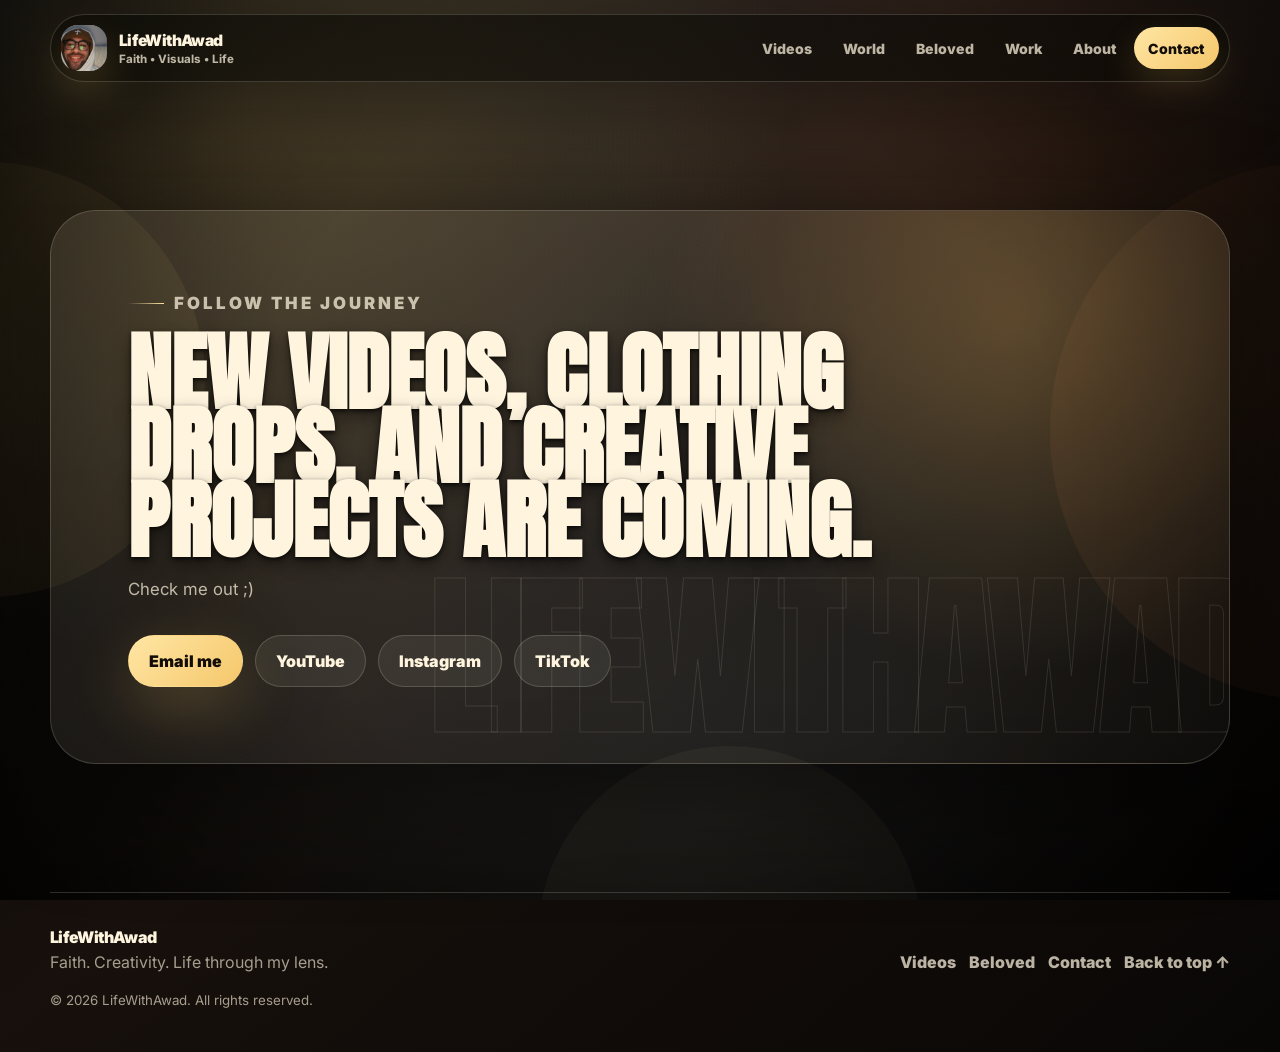
<file: contact.html>
<!DOCTYPE html>
<html lang="en">
<head>
  <meta charset="UTF-8" />
  <meta name="viewport" content="width=device-width, initial-scale=1.0" />
  <meta name="theme-color" content="#080705" />
  <meta name="description" content="Contact LifeWithAwad for collaborations, updates, and creative work." />
  <title>Contact | LifeWithAwad</title>
  <link rel="preconnect" href="https://fonts.googleapis.com" />
  <link rel="preconnect" href="https://fonts.gstatic.com" crossorigin />
  <link href="https://fonts.googleapis.com/css2?family=Anton&family=Inter:wght@400;500;600;700;800;900&family=Playfair+Display:wght@700;800&display=swap" rel="stylesheet" />
  <link rel="stylesheet" href="styles.css" />
</head>
<body>
  <a class="skip-link" href="#main">Skip to content</a>
  <div class="page-loader" data-loader aria-hidden="true"><div class="loader-mark"><img src="profilePicture.jpeg" alt="" /></div></div>
  <div class="ambient" aria-hidden="true"><span class="halo halo-one"></span><span class="halo halo-two"></span><span class="halo halo-three"></span><span class="noise"></span><span class="vignette"></span></div>
  <div class="scroll-progress" data-scroll-progress aria-hidden="true"></div>
  <header class="site-header" data-header>
    <a class="brand" href="index.html" aria-label="LifeWithAwad home"><span class="brand-icon"><img src="profilePicture.jpeg" alt="Mina Awad" /></span><span class="brand-copy"><strong>LifeWithAwad</strong><small>Faith • Visuals • Life</small></span></a>
    <button class="menu-button" type="button" aria-expanded="false" aria-controls="primary-navigation" data-menu-toggle><span></span><span></span><span></span><em class="sr-only">Open menu</em></button>
    <nav class="primary-nav" id="primary-navigation" data-nav aria-label="Primary navigation">
      <a href="videos.html">Videos</a><a href="world.html">World</a><a href="beloved.html">Beloved</a><a href="work.html">Work</a><a href="about.html">About</a><a href="contact.html" class="nav-cta">Contact</a>
    </nav>
  </header>
  <main id="main">
    <section class="section contact-section page-shell" id="contact">
      <div class="contact-card reveal">
        <p class="eyebrow"><span></span> Follow the journey</p>
        <h2>New videos, clothing drops, and creative projects are coming.</h2>
        <p>Check me out ;)</p>
        <div class="contact-actions">
          <a class="button button-primary" href="mailto:mina.awad.448@gmail.com">Email me</a>
          <a class="button button-glass" href="https://www.youtube.com/@LifeWithAwad" target="_blank" rel="noopener">YouTube</a>
          <a class="button button-glass" href="https://www.instagram.com/" target="_blank" rel="noopener">Instagram</a>
          <a class="button button-glass" href="https://www.tiktok.com/" target="_blank" rel="noopener">TikTok</a>
        </div>
      </div>
    </section>
  </main>
  <footer class="site-footer page-shell">
    <div><strong>LifeWithAwad</strong><p>Faith. Creativity. Life through my lens.</p></div>
    <div class="footer-links"><a href="videos.html">Videos</a><a href="beloved.html">Beloved</a><a href="contact.html">Contact</a><a href="#main">Back to top ↑</a></div>
    <small>© <span id="year"></span> LifeWithAwad. All rights reserved.</small>
  </footer>
  <script src="script.js"></script>
</body>
</html>
</file>
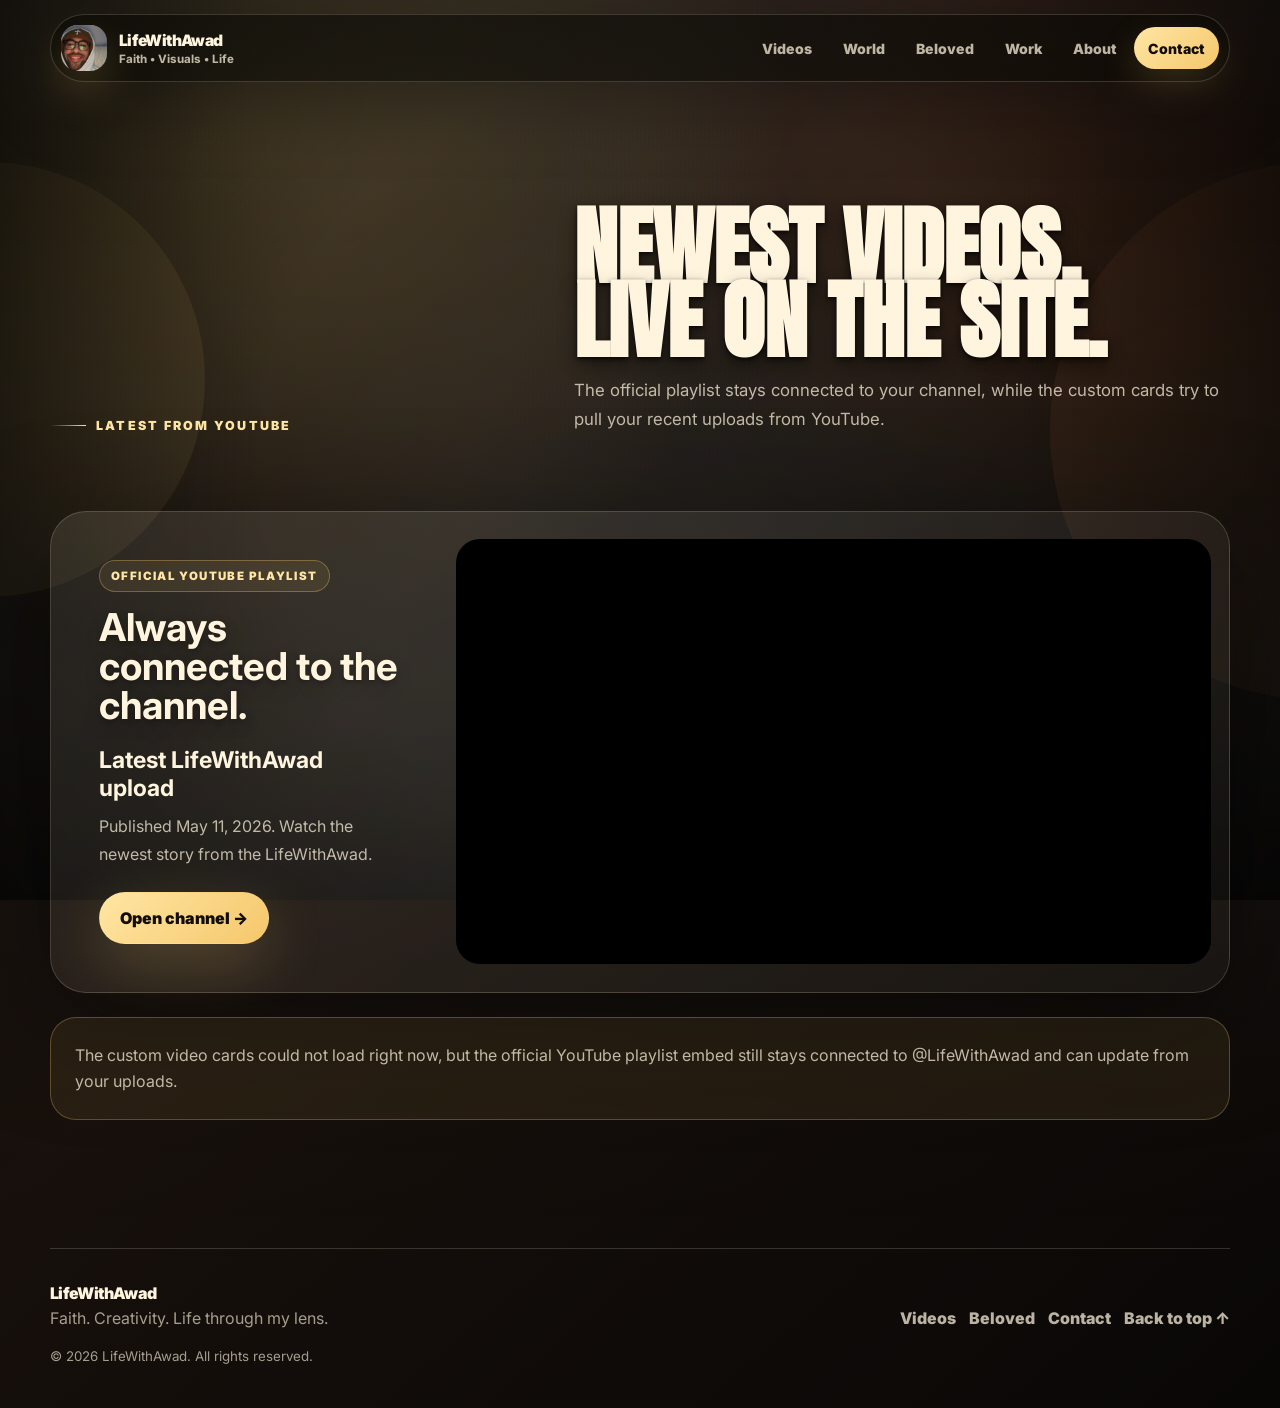
<file: videos.html>
<!DOCTYPE html>
<html lang="en">
<head>
  <meta charset="UTF-8" />
  <meta name="viewport" content="width=device-width, initial-scale=1.0" />
  <meta name="theme-color" content="#080705" />
  <meta name="description" content="Newest LifeWithAwad videos and official YouTube playlist." />
  <meta property="og:title" content="LifeWithAwad Videos" />
  <meta property="og:description" content="Newest videos, live from the LifeWithAwad channel." />
  <meta property="og:type" content="website" />
  <title>Videos | LifeWithAwad</title>
  <link rel="preconnect" href="https://fonts.googleapis.com" />
  <link rel="preconnect" href="https://fonts.gstatic.com" crossorigin />
  <link href="https://fonts.googleapis.com/css2?family=Anton&family=Inter:wght@400;500;600;700;800;900&family=Playfair+Display:wght@700;800&display=swap" rel="stylesheet" />
  <link rel="stylesheet" href="styles.css" />
</head>
<body>
  <a class="skip-link" href="#main">Skip to content</a>
  <div class="page-loader" data-loader aria-hidden="true"><div class="loader-mark"><img src="profilePicture.jpeg" alt="" /></div></div>
  <div class="ambient" aria-hidden="true">
    <span class="halo halo-one"></span><span class="halo halo-two"></span><span class="halo halo-three"></span><span class="noise"></span><span class="vignette"></span>
  </div>
  <div class="scroll-progress" data-scroll-progress aria-hidden="true"></div>
  <header class="site-header" data-header>
    <a class="brand" href="index.html" aria-label="LifeWithAwad home">
      <span class="brand-icon"><img src="profilePicture.jpeg" alt="Mina Awad" /></span>
      <span class="brand-copy"><strong>LifeWithAwad</strong><small>Faith • Visuals • Life</small></span>
    </a>
    <button class="menu-button" type="button" aria-expanded="false" aria-controls="primary-navigation" data-menu-toggle>
      <span></span><span></span><span></span><em class="sr-only">Open menu</em>
    </button>
    <nav class="primary-nav" id="primary-navigation" data-nav aria-label="Primary navigation">
      <a href="videos.html">Videos</a>
      <a href="world.html">World</a>
      <a href="beloved.html">Beloved</a>
      <a href="work.html">Work</a>
      <a href="about.html">About</a>
      <a href="contact.html" class="nav-cta">Contact</a>
    </nav>
  </header>
  <main id="main">
    <section class="section videos-section" id="videos">
      <div class="section-heading page-shell reveal">
        <p class="eyebrow"><span></span> Latest from YouTube</p>
        <div>
          <h2>Newest videos, live on the site.</h2>
          <p>The official playlist stays connected to your channel, while the custom cards try to pull your recent uploads from YouTube.</p>
        </div>
      </div>
      <div class="video-stage page-shell reveal">
        <div class="playlist-panel">
          <div>
            <span class="section-chip">Official YouTube playlist</span>
            <h3>Always connected to the channel.</h3>
            <h4 class="playlist-live-title" data-playlist-title>Latest LifeWithAwad upload</h4>
            <p data-playlist-description>Published May 11, 2026. Watch the newest story from the LifeWithAwad.</p>
            <a class="button button-primary playlist-button" href="https://www.youtube.com/shorts/GlSK5SsTEaI" target="_blank" rel="noopener" data-playlist-link>Open channel →</a>
          </div>
          <div class="responsive-video">
            <iframe
              src="https://www.youtube.com/embed/videoseries?list=UUV_e8q6koAtP-dtfpjgqPDA&rel=0&modestbranding=1"
              title="LifeWithAwad latest uploads playlist"
              allow="accelerometer; autoplay; clipboard-write; encrypted-media; gyroscope; picture-in-picture; web-share"
              allowfullscreen>
            </iframe>
          </div>
        </div>
        <div class="video-grid" id="videoGrid" aria-live="polite">
          <article class="video-skeleton"></article>
          <article class="video-skeleton"></article>
          <article class="video-skeleton"></article>
          <article class="video-skeleton"></article>
          <article class="video-skeleton"></article>
          <article class="video-skeleton"></article>
        </div>
      </div>
    </section>
  </main>
  <footer class="site-footer page-shell">
    <div><strong>LifeWithAwad</strong><p>Faith. Creativity. Life through my lens.</p></div>
    <div class="footer-links">
      <a href="videos.html">Videos</a>
      <a href="beloved.html">Beloved</a>
      <a href="contact.html">Contact</a>
      <a href="#main">Back to top ↑</a>
    </div>
    <small>© <span id="year"></span> LifeWithAwad. All rights reserved.</small>
  </footer>
  <script src="script.js"></script>
</body>
</html>
</file>
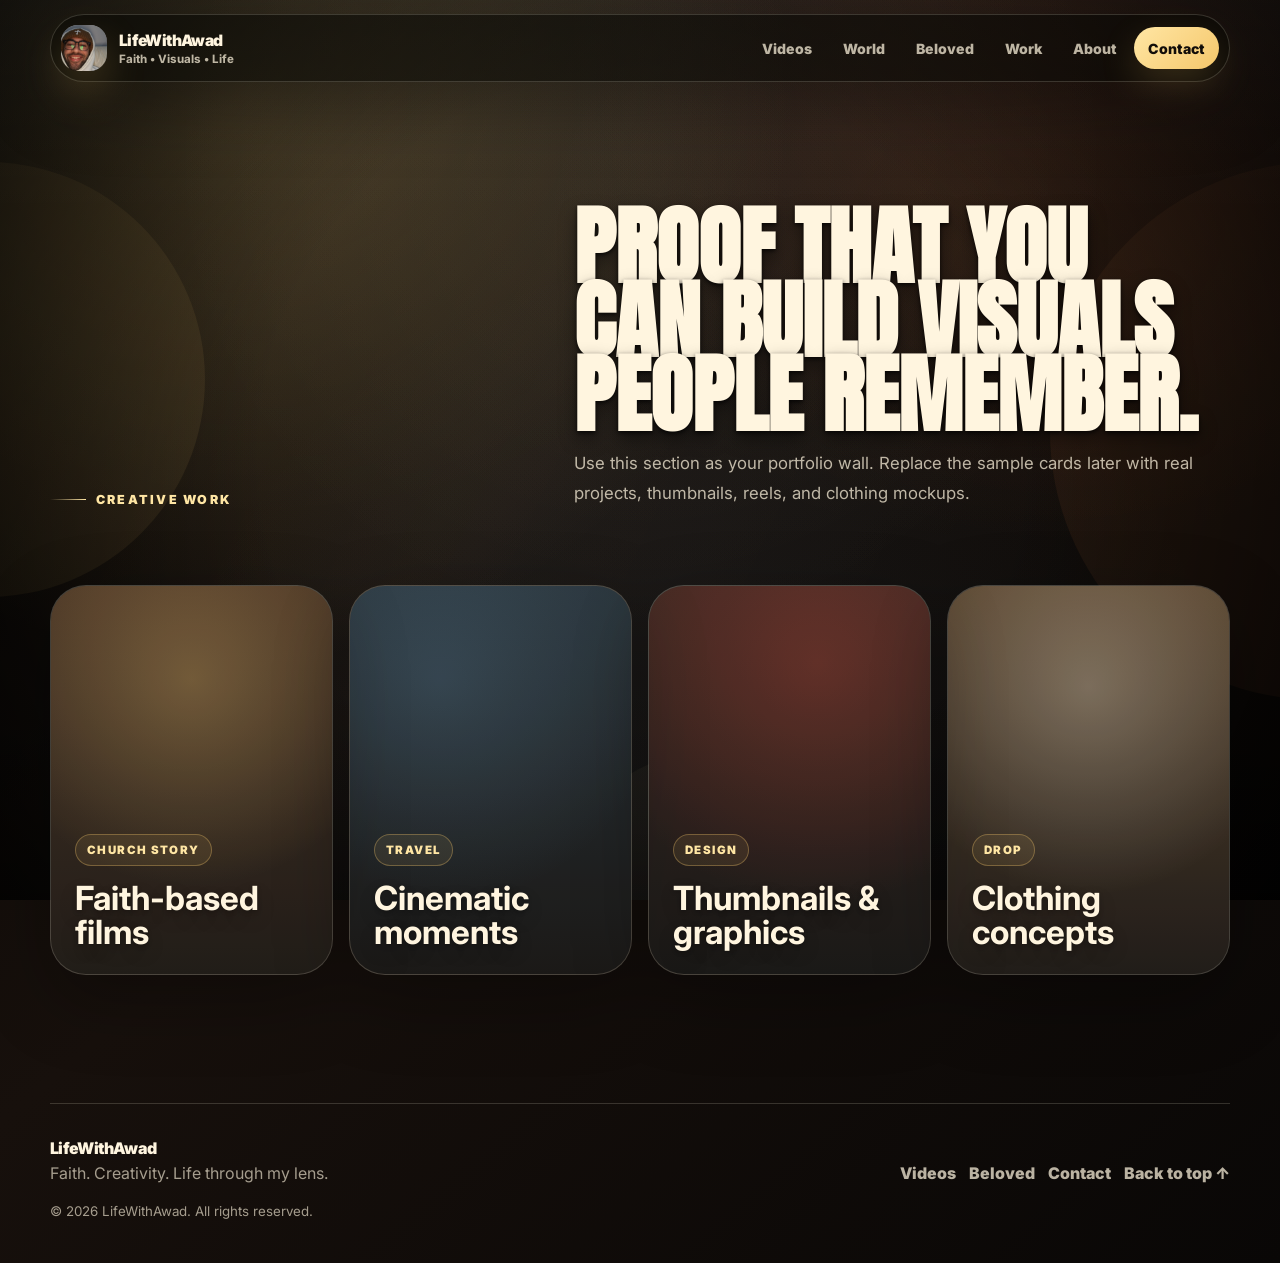
<file: work.html>
<!DOCTYPE html>
<html lang="en">
<head>
  <meta charset="UTF-8" />
  <meta name="viewport" content="width=device-width, initial-scale=1.0" />
  <meta name="theme-color" content="#080705" />
  <meta name="description" content="LifeWithAwad creative work and portfolio projects." />
  <title>Work | LifeWithAwad</title>
  <link rel="preconnect" href="https://fonts.googleapis.com" />
  <link rel="preconnect" href="https://fonts.gstatic.com" crossorigin />
  <link href="https://fonts.googleapis.com/css2?family=Anton&family=Inter:wght@400;500;600;700;800;900&family=Playfair+Display:wght@700;800&display=swap" rel="stylesheet" />
  <link rel="stylesheet" href="styles.css" />
</head>
<body>
  <a class="skip-link" href="#main">Skip to content</a>
  <div class="page-loader" data-loader aria-hidden="true"><div class="loader-mark"><img src="profilePicture.jpeg" alt="" /></div></div>
  <div class="ambient" aria-hidden="true"><span class="halo halo-one"></span><span class="halo halo-two"></span><span class="halo halo-three"></span><span class="noise"></span><span class="vignette"></span></div>
  <div class="scroll-progress" data-scroll-progress aria-hidden="true"></div>
  <header class="site-header" data-header>
    <a class="brand" href="index.html" aria-label="LifeWithAwad home"><span class="brand-icon"><img src="profilePicture.jpeg" alt="Mina Awad" /></span><span class="brand-copy"><strong>LifeWithAwad</strong><small>Faith • Visuals • Life</small></span></a>
    <button class="menu-button" type="button" aria-expanded="false" aria-controls="primary-navigation" data-menu-toggle><span></span><span></span><span></span><em class="sr-only">Open menu</em></button>
    <nav class="primary-nav" id="primary-navigation" data-nav aria-label="Primary navigation">
      <a href="videos.html">Videos</a><a href="world.html">World</a><a href="beloved.html">Beloved</a><a href="work.html">Work</a><a href="about.html">About</a><a href="contact.html" class="nav-cta">Contact</a>
    </nav>
  </header>
  <main id="main">
    <section class="section work-section page-shell" id="work">
      <div class="section-heading reveal">
        <p class="eyebrow"><span></span> Creative work</p>
        <div><h2>Proof that you can build visuals people remember.</h2><p>Use this section as your portfolio wall. Replace the sample cards later with real projects, thumbnails, reels, and clothing mockups.</p></div>
      </div>
      <div class="work-grid reveal">
        <article class="work-card work-one"><span>Church story</span><h3>Faith-based films</h3></article>
        <article class="work-card work-two"><span>Travel</span><h3>Cinematic moments</h3></article>
        <article class="work-card work-three"><span>Design</span><h3>Thumbnails & graphics</h3></article>
        <article class="work-card work-four"><span>Drop</span><h3>Clothing concepts</h3></article>
      </div>
    </section>
  </main>
  <footer class="site-footer page-shell">
    <div><strong>LifeWithAwad</strong><p>Faith. Creativity. Life through my lens.</p></div>
    <div class="footer-links"><a href="videos.html">Videos</a><a href="beloved.html">Beloved</a><a href="contact.html">Contact</a><a href="#main">Back to top ↑</a></div>
    <small>© <span id="year"></span> LifeWithAwad. All rights reserved.</small>
  </footer>
  <script src="script.js"></script>
</body>
</html>
</file>
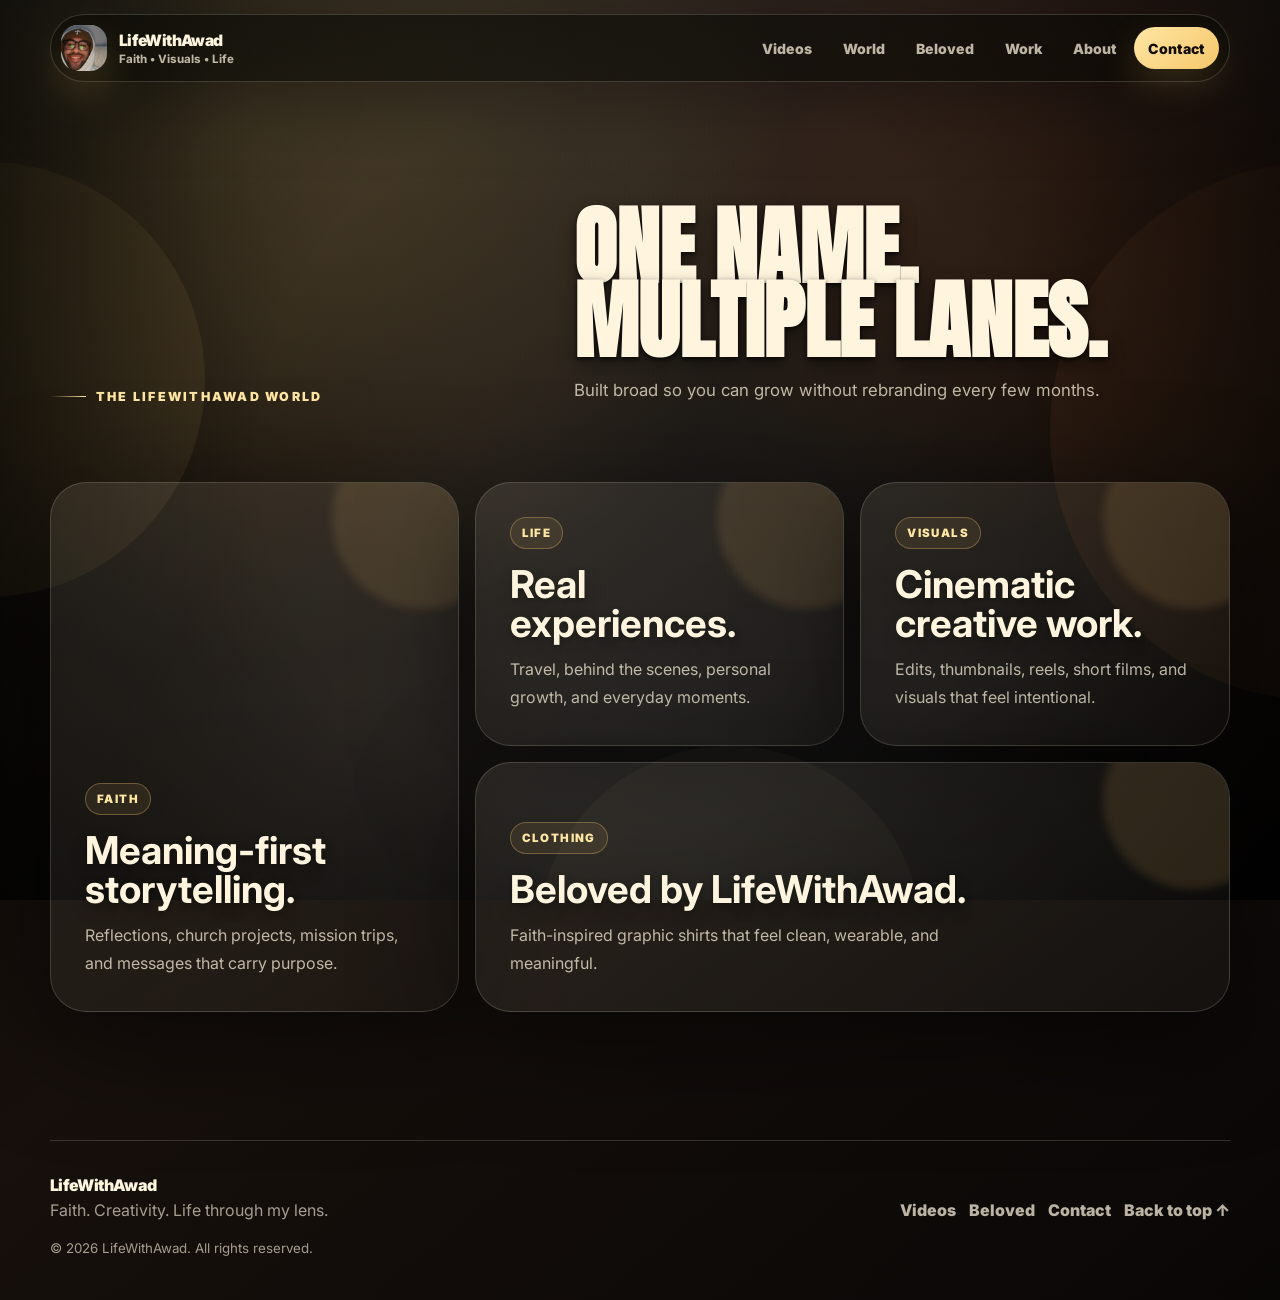
<file: world.html>
<!DOCTYPE html>
<html lang="en">
<head>
  <meta charset="UTF-8" />
  <meta name="viewport" content="width=device-width, initial-scale=1.0" />
  <meta name="theme-color" content="#080705" />
  <meta name="description" content="The LifeWithAwad world: faith, life, visuals, and clothing." />
  <title>World | LifeWithAwad</title>
  <link rel="preconnect" href="https://fonts.googleapis.com" />
  <link rel="preconnect" href="https://fonts.gstatic.com" crossorigin />
  <link href="https://fonts.googleapis.com/css2?family=Anton&family=Inter:wght@400;500;600;700;800;900&family=Playfair+Display:wght@700;800&display=swap" rel="stylesheet" />
  <link rel="stylesheet" href="styles.css" />
</head>
<body>
  <a class="skip-link" href="#main">Skip to content</a>
  <div class="page-loader" data-loader aria-hidden="true"><div class="loader-mark"><img src="profilePicture.jpeg" alt="" /></div></div>
  <div class="ambient" aria-hidden="true"><span class="halo halo-one"></span><span class="halo halo-two"></span><span class="halo halo-three"></span><span class="noise"></span><span class="vignette"></span></div>
  <div class="scroll-progress" data-scroll-progress aria-hidden="true"></div>
  <header class="site-header" data-header>
    <a class="brand" href="index.html" aria-label="LifeWithAwad home"><span class="brand-icon"><img src="profilePicture.jpeg" alt="Mina Awad" /></span><span class="brand-copy"><strong>LifeWithAwad</strong><small>Faith • Visuals • Life</small></span></a>
    <button class="menu-button" type="button" aria-expanded="false" aria-controls="primary-navigation" data-menu-toggle><span></span><span></span><span></span><em class="sr-only">Open menu</em></button>
    <nav class="primary-nav" id="primary-navigation" data-nav aria-label="Primary navigation">
      <a href="videos.html">Videos</a><a href="world.html">World</a><a href="beloved.html">Beloved</a><a href="work.html">Work</a><a href="about.html">About</a><a href="contact.html" class="nav-cta">Contact</a>
    </nav>
  </header>
  <main id="main">
    <section class="section world-section page-shell" id="world">
      <div class="section-heading reveal">
        <p class="eyebrow"><span></span> The LifeWithAwad world</p>
        <div><h2>One name. Multiple lanes.</h2><p>Built broad so you can grow without rebranding every few months.</p></div>
      </div>
      <div class="pillar-grid reveal">
        <article class="pillar-card tall-card"><span>Faith</span><h3>Meaning-first storytelling.</h3><p>Reflections, church projects, mission trips, and messages that carry purpose.</p></article>
        <article class="pillar-card"><span>Life</span><h3>Real experiences.</h3><p>Travel, behind the scenes, personal growth, and everyday moments.</p></article>
        <article class="pillar-card"><span>Visuals</span><h3>Cinematic creative work.</h3><p>Edits, thumbnails, reels, short films, and visuals that feel intentional.</p></article>
        <article class="pillar-card wide-card"><span>Clothing</span><h3>Beloved by LifeWithAwad.</h3><p>Faith-inspired graphic shirts that feel clean, wearable, and meaningful.</p></article>
      </div>
    </section>
  </main>
  <footer class="site-footer page-shell">
    <div><strong>LifeWithAwad</strong><p>Faith. Creativity. Life through my lens.</p></div>
    <div class="footer-links"><a href="videos.html">Videos</a><a href="beloved.html">Beloved</a><a href="contact.html">Contact</a><a href="#main">Back to top ↑</a></div>
    <small>© <span id="year"></span> LifeWithAwad. All rights reserved.</small>
  </footer>
  <script src="script.js"></script>
</body>
</html>
</file>
<file: styles.css>
/* ===== CSS VARIABLES & THEME ===== */
:root {
  /* Background colors */
  --bg: #080705;
  --bg-soft: #14100d;
  --panel: rgba(255, 248, 232, 0.075);
  --panel-strong: rgba(255, 248, 232, 0.12);

  /* Text colors */
  --cream: #fff5df;
  --cream-soft: rgba(255, 245, 223, 0.72);
  --cream-faint: rgba(255, 245, 223, 0.1);
  --line: rgba(255, 245, 223, 0.17);

  /* Accent colors (gold/warm tones) */
  --gold: #f5c76b;
  --gold-2: #ffe6a4;
  --gold-dark: #946628;
  --earth: #6f4326;
  --brown: #2b1b13;
  --ink-dark: #120d09;

  /* Additional accent colors */
  --red: #ff4b35;
  --green: #a7d88c;

  /* Effects */
  --shadow: 0 28px 110px rgba(0, 0, 0, 0.5);

  /* Border radius values */
  --radius-xl: 36px;
  --radius-lg: 26px;
  --radius-md: 18px;
  --radius-sm: 12px;

  /* Layout max width */
  --page: min(1180px, calc(100% - 34px));

  /* Animation easing */
  --ease: cubic-bezier(.2,.8,.2,1);
}

/* ===== RESET & GLOBAL STYLES ===== */
* { box-sizing: border-box; }

html {
  scroll-behavior: smooth;
  scroll-padding-top: 110px;
}

body {
  margin: 0;
  min-height: 100vh;
  color: var(--cream);
  background:
    radial-gradient(circle at 18% 12%, rgba(245, 199, 107, 0.14), transparent 34rem),
    radial-gradient(circle at 82% 0%, rgba(255, 75, 53, 0.09), transparent 32rem),
    linear-gradient(140deg, #070604 0%, #17100c 48%, #090706 100%);
  font-family: Inter, system-ui, -apple-system, BlinkMacSystemFont, "Segoe UI", sans-serif;
  overflow-x: hidden;
}

body.menu-open { overflow: hidden; }

a { color: inherit; }

img, svg { display: block; }

::selection {
  color: var(--ink-dark);
  background: var(--gold-2);
}

/* ===== UTILITY CLASSES ===== */
/* Skip link for accessibility */
.skip-link {
  position: fixed;
  top: 14px;
  left: 14px;
  z-index: 999;
  transform: translateY(-150%);
  padding: 10px 14px;
  border-radius: 999px;
  color: var(--ink-dark);
  background: var(--gold-2);
  font-weight: 900;
  text-decoration: none;
}

.skip-link:focus { transform: translateY(0); }

/* Screen reader only text */
.sr-only {
  position: absolute;
  width: 1px;
  height: 1px;
  overflow: hidden;
  clip: rect(0, 0, 0, 0);
  white-space: nowrap;
}

/* Page content wrapper - max width and centering */
.page-shell {
  width: var(--page);
  margin-inline: auto;
}

/* ===== PAGE LOADER ===== Loading screen shown on page load */
.page-loader {
  position: fixed;
  inset: 0;
  z-index: 9999;
  display: grid;
  place-items: center;
  background:
    radial-gradient(circle at center, rgba(245, 199, 107, 0.16), transparent 26rem),
    #070604;
  transition: opacity 220ms var(--ease), visibility 220ms var(--ease);
}

.page-loader.is-hidden {
  opacity: 0;
  visibility: hidden;
}

.loader-mark {
  width: 84px;
  height: 84px;
  overflow: hidden;
  border-radius: 28px;
  background: var(--bg-soft);
  box-shadow: 0 18px 44px rgba(245, 199, 107, 0.2);
}

.loader-mark img,
.brand-icon img,
.about-portrait img {
  display: block;
  width: 100%;
  height: 100%;
  object-fit: cover;
  object-position: center;
}

.brand-icon img {
  object-position: center 100%;
  transform: scale(1.12);
}

.about-portrait img {
  position: absolute;
  inset: 0;
}

/* ===== AMBIENT BACKGROUND EFFECTS ===== */
.ambient {
  position: fixed;
  inset: 0;
  pointer-events: none;
  overflow: hidden;
  z-index: -5;
  background:
    radial-gradient(circle at 18% 12%, rgba(245, 199, 107, 0.2), transparent 35rem),
    radial-gradient(circle at 84% 4%, rgba(255, 96, 51, 0.1), transparent 32rem),
    radial-gradient(circle at 55% 88%, rgba(92, 141, 178, 0.08), transparent 34rem),
    linear-gradient(130deg, #080705 0%, #17110d 46%, #0b0806 100%);
}

/* Floating halos behind content */
.halo {
  position: absolute;
  display: block;
  border-radius: 999px;
  opacity: 0.45;
}

.halo-one {
  width: 34vw;
  height: 34vw;
  left: -18vw;
  top: 18vh;
  background: rgba(245, 199, 107, 0.18);
}

.halo-two {
  width: 42vw;
  height: 42vw;
  right: -24vw;
  top: 18vh;
  background: rgba(111, 67, 38, 0.38);
}

.halo-three {
  width: 30vw;
  height: 30vw;
  left: 42vw;
  bottom: -18vw;
  background: rgba(255, 230, 164, 0.1);
}

/* Smooth ambient wash */
.noise {
  position: absolute;
  inset: -12%;
  opacity: 0.62;
  background:
    radial-gradient(ellipse at 26% 18%, rgba(255, 230, 164, 0.1), transparent 34rem),
    radial-gradient(ellipse at 74% 30%, rgba(245, 199, 107, 0.08), transparent 30rem),
    linear-gradient(115deg, transparent 0 18%, rgba(255, 245, 223, 0.035) 42%, transparent 68% 100%);
  filter: none;
}

/* Vignette effect - darkens edges */
.vignette {
  position: absolute;
  inset: 0;
  background: radial-gradient(circle at center, transparent 0 48%, rgba(0, 0, 0, 0.72) 100%);
}

.ambient::after {
  content: "";
  position: absolute;
  inset: 0;
  background:
    linear-gradient(180deg, rgba(255,245,223,.035), transparent 24% 76%, rgba(0,0,0,.26)),
    radial-gradient(circle at 50% 18%, rgba(255,245,223,.045), transparent 30rem);
}

/* ===== SCROLL PROGRESS BAR ===== Shows reading progress */
.scroll-progress {
  position: fixed;
  top: 0;
  left: 0;
  z-index: 1000;
  height: 3px;
  width: 0%;
  background: linear-gradient(90deg, var(--gold), var(--gold-2));
  box-shadow: 0 0 24px rgba(245, 199, 107, 0.75);
}

/* ===== HEADER & NAVIGATION ===== */
.site-header {
  position: sticky;
  top: 14px;
  z-index: 100;
  width: var(--page);
  margin: 14px auto 0;
  display: flex;
  align-items: center;
  justify-content: space-between;
  gap: 18px;
  padding: 10px;
  border: 1px solid var(--line);
  border-radius: 999px;
  background: rgba(8, 7, 5, 0.58);
  box-shadow: 0 18px 70px rgba(0,0,0,.34);
  transition: background 220ms ease, border-color 220ms ease, transform 220ms ease;
}

.site-header.is-scrolled {
  background: rgba(8, 7, 5, 0.88);
  border-color: rgba(255,245,223,.24);
}

/* Brand logo and text */
.brand {
  display: inline-flex;
  align-items: center;
  gap: 12px;
  min-width: 0;
  color: var(--cream);
  text-decoration: none;
}

.brand-icon {
  flex: 0 0 auto;
  width: 46px;
  height: 46px;
  overflow: hidden;
  border-radius: 17px;
  background: var(--bg-soft);
  box-shadow: inset 0 1px 0 rgba(255,255,255,.52), 0 18px 40px rgba(245,199,107,.22);
}

.brand-copy { display: grid; gap: 2px; min-width: 0; }
.brand-copy strong { font-size: .98rem; font-weight: 950; letter-spacing: -0.04em; }
.brand-copy small { color: var(--cream-soft); font-size: .72rem; font-weight: 750; }

/* Desktop navigation menu */
.primary-nav {
  display: flex;
  align-items: center;
  gap: 3px;
}

.primary-nav a {
  display: inline-flex;
  align-items: center;
  min-height: 42px;
  padding: 0 14px;
  border-radius: 999px;
  color: var(--cream-soft);
  font-size: .88rem;
  font-weight: 850;
  text-decoration: none;
  transition: color 180ms ease, background 180ms ease, transform 180ms ease;
}

.primary-nav a:hover,
.primary-nav a:focus-visible {
  color: var(--cream);
  background: rgba(255,245,223,.09);
  transform: translateY(-1px);
}

.primary-nav .nav-cta {
  color: var(--ink-dark);
  background: linear-gradient(135deg, var(--gold-2), var(--gold));
  box-shadow: 0 14px 36px rgba(245,199,107,.18);
}

/* Mobile menu button (hamburger) */
.menu-button {
  display: none;
  width: 48px;
  height: 48px;
  border: 1px solid var(--line);
  border-radius: 18px;
  background: rgba(255,255,255,.06);
  color: var(--cream);
  cursor: pointer;
}

.menu-button span {
  display: block;
  width: 20px;
  height: 2px;
  margin: 4px auto;
  border-radius: 99px;
  background: currentColor;
  transition: transform 220ms var(--ease), opacity 220ms var(--ease);
}

.menu-button[aria-expanded="true"] span:nth-child(1) { transform: translateY(6px) rotate(45deg); }
.menu-button[aria-expanded="true"] span:nth-child(2) { opacity: 0; }
.menu-button[aria-expanded="true"] span:nth-child(3) { transform: translateY(-6px) rotate(-45deg); }

.hero {
  position: relative;
  min-height: calc(100vh - 74px);
  display: grid;
  align-items: center;
  padding: clamp(70px, 8vw, 120px) 0 clamp(44px, 7vw, 92px);
}

.hero::before {
  content: "";
  position: absolute;
  left: 50%;
  top: 48%;
  width: min(720px, 90vw);
  aspect-ratio: 1;
  transform: translate(-50%, -50%);
  border-radius: 50%;
  background: radial-gradient(circle, rgba(245,199,107,.12), transparent 60%);
  pointer-events: none;
}

.hero-grid {
  position: relative;
  display: grid;
  grid-template-columns: 1.03fr .97fr;
  align-items: center;
  gap: clamp(28px, 5vw, 80px);
}

.eyebrow {
  margin: 0 0 18px;
  display: inline-flex;
  align-items: center;
  gap: 10px;
  color: var(--gold-2);
  font-size: .78rem;
  font-weight: 950;
  letter-spacing: .18em;
  text-transform: uppercase;
}

.eyebrow span {
  width: 36px;
  height: 1px;
  background: linear-gradient(90deg, transparent, var(--gold-2));
}

h1, h2, h3, p { margin-top: 0; }

h1 {
  margin-bottom: 24px;
  font-family: Anton, Impact, sans-serif;
  font-size: clamp(4.15rem, 10.4vw, 10.5rem);
  line-height: .82;
  /* letter-spacing: -0.001em; */
  text-transform: uppercase;
  text-wrap: balance;
  text-shadow:
    0 2px 4px rgba(0,0,0,.72),
    0 8px 18px rgba(0,0,0,.42);
}

h2 {
  margin-bottom: 18px;
  font-family: Anton, Impact, sans-serif;
  font-size: clamp(2.6rem, 6.7vw, 6.8rem);
  line-height: .86;
  /* letter-spacing: -0.052em; */
  text-transform: uppercase;
  text-wrap: balance;
  text-shadow:
    0 2px 4px rgba(0,0,0,.72),
    0 8px 18px rgba(0,0,0,.42);
}

h3 {
  margin-bottom: 12px;
  font-size: clamp(1.25rem, 2.2vw, 2rem);
  line-height: 1.02;
  /* letter-spacing: -0.055em; */
  text-shadow:
    0 2px 4px rgba(0,0,0,.22),
    0 8px 18px rgba(0,0,0,.18);
}

.hero-text {
  max-width: 670px;
  color: var(--cream-soft);
  font-size: clamp(1.05rem, 1.7vw, 1.28rem);
  line-height: 1.72;
}

.hero-actions, .contact-actions {
  display: flex;
  flex-wrap: wrap;
  gap: 12px;
  margin-top: 30px;
}

/* ===== BUTTONS & ACTIONS ===== */
.button {
  display: inline-flex;
  align-items: center;
  justify-content: center;
  gap: 10px;
  min-height: 52px;
  padding: 0 20px;
  border: 1px solid transparent;
  border-radius: 999px;
  font-weight: 950;
  text-decoration: none;
  transition: transform 200ms var(--ease), border-color 200ms ease, background 200ms ease, box-shadow 200ms ease;
}

.button:hover, .button:focus-visible {
  transform: translateY(-3px);
}

.button svg {
  width: 20px;
  height: 20px;
  fill: none;
  stroke: currentColor;
  stroke-width: 2.5;
  stroke-linecap: round;
  stroke-linejoin: round;
}

.button-primary {
  color: var(--ink-dark);
  background: linear-gradient(135deg, var(--gold-2), var(--gold));
  box-shadow: 0 20px 60px rgba(245,199,107,.24);
}

.button-primary:hover, .button-primary:focus-visible { box-shadow: 0 28px 80px rgba(245,199,107,.32); }

.button-glass {
  color: var(--cream);
  background: rgba(255,245,223,.075);
  border-color: var(--line);
}

.button-light {
  color: var(--ink-dark);
  background: var(--cream);
  box-shadow: 0 20px 60px rgba(255,245,223,.16);
}

.text-link {
  display: inline-flex;
  color: var(--gold-2);
  font-weight: 950;
  text-decoration: none;
}

.hero-stats {
  display: grid;
  grid-template-columns: repeat(3, minmax(0, 1fr));
  gap: 12px;
  max-width: 620px;
  margin-top: 38px;
}

.hero-stats div {
  min-height: 104px;
  padding: 18px;
  border: 1px solid var(--line);
  border-radius: var(--radius-md);
  background: rgba(255,245,223,.055);
}

.hero-stats strong {
  display: block;
  margin-bottom: 7px;
  color: var(--gold-2);
  font-size: 1.3rem;
  font-weight: 950;
  letter-spacing: -0.06em;
}

.hero-stats span {
  color: var(--cream-soft);
  font-size: .88rem;
  font-weight: 750;
}

.hero-visual {
  position: relative;
  min-height: 690px;
  display: grid;
  place-items: center;
  perspective: 1200px;
}

.device-card {
  position: relative;
  width: min(450px, 86vw);
  padding: 12px;
  border: 1px solid rgba(255,245,223,.22);
  border-radius: 42px;
  background:
    linear-gradient(145deg, rgba(255,245,223,.14), rgba(255,245,223,.045)),
    rgba(10,8,6,.66);
  box-shadow: 0 26px 70px rgba(0,0,0,.38), inset 0 1px 0 rgba(255,255,255,.18);
  transform: rotateX(5deg) rotateY(-8deg);
}

.device-card::before {
  content: "";
  position: absolute;
  inset: -2px;
  border-radius: inherit;
  padding: 1px;
  background: linear-gradient(135deg, transparent, rgba(245,199,107,.5), transparent 62%);
  mask: linear-gradient(#000 0 0) content-box, linear-gradient(#000 0 0);
  mask-composite: exclude;
  pointer-events: none;
}

.device-topbar {
  height: 52px;
  display: flex;
  align-items: center;
  justify-content: space-between;
  padding: 0 14px;
}

.device-topbar span {
  width: 56px;
  height: 18px;
  border-radius: 999px;
  background: rgba(0,0,0,.38);
}

.device-topbar p {
  margin: 0;
  color: var(--cream-soft);
  font-size: .76rem;
  font-weight: 900;
  letter-spacing: .12em;
  text-transform: uppercase;
}

.device-topbar i {
  width: 10px;
  height: 10px;
  border-radius: 999px;
  background: var(--green);
  box-shadow: 0 0 18px rgba(167,216,140,.7);
}

.poster-panel {
  position: relative;
  min-height: 560px;
  overflow: hidden;
  display: flex;
  flex-direction: column;
  justify-content: flex-end;
  padding: 30px;
  border-radius: 32px;
  background:
    radial-gradient(circle at 50% 28%, rgba(255,230,164,.28), transparent 20rem),
    radial-gradient(circle at 40% 65%, rgba(255,75,53,.18), transparent 16rem),
    linear-gradient(160deg, #2f1e13 0%, #120d09 56%, #060403 100%);
}

.poster-panel::before {
  content: "";
  position: absolute;
  inset: 0;
  background:
    linear-gradient(120deg, transparent 0 34%, rgba(255,255,255,.16) 35%, transparent 38% 100%),
    linear-gradient(to top, rgba(0,0,0,.42), transparent 45%);
}

.poster-panel::after {
  content: "";
  position: absolute;
  inset: 18px;
  border: 1px solid rgba(255,245,223,.16);
  border-radius: 24px;
}

.poster-cross {
  position: absolute;
  top: 80px;
  left: 50%;
  width: 84px;
  height: 154px;
  transform: translateX(-50%);
  opacity: .52;
  filter: none;
}

.poster-cross::before,
.poster-cross::after {
  content: "";
  position: absolute;
  border-radius: 999px;
  background: linear-gradient(to bottom, rgba(255,230,164,.96), rgba(245,199,107,.35));
}

.poster-cross::before { width: 18px; height: 154px; left: 33px; top: 0; }
.poster-cross::after { width: 84px; height: 16px; left: 0; top: 42px; }

.poster-kicker, .poster-title, .poster-subtitle {
  position: relative;
  z-index: 2;
}

.poster-kicker {
  margin-bottom: 16px;
  color: var(--gold-2);
  font-size: .78rem;
  font-weight: 950;
  letter-spacing: .2em;
  text-transform: uppercase;
}

.poster-title {
  margin: 0;
  font-family: Anton, Impact, sans-serif;
  font-size: clamp(4rem, 6vw, 6.2rem);
  line-height: .78;
  letter-spacing: 0;
  text-shadow:
    0 2px 4px rgba(0,0,0,.72),
    0 8px 18px rgba(0,0,0,.42);
}

.poster-subtitle {
  margin: 18px 0 0;
  color: var(--cream-soft);
  font-size: .92rem;
  font-weight: 800;
}

.orbit-card {
  position: absolute;
  display: flex;
  align-items: center;
  gap: 12px;
  width: 236px;
  padding: 14px;
  border: 1px solid rgba(255,245,223,.18);
  border-radius: 24px;
  background: rgba(8,7,5,.62);
  box-shadow: 0 18px 44px rgba(0,0,0,.32);
}

.orbit-card span {
  width: 46px;
  height: 46px;
  display: grid;
  place-items: center;
  flex: 0 0 auto;
  border-radius: 16px;
  color: var(--ink-dark);
  background: linear-gradient(135deg, var(--gold-2), var(--gold));
  font-weight: 950;
}

.orbit-card strong { display: block; font-size: .92rem; letter-spacing: -0.03em; }
.orbit-card small { display: block; margin-top: 3px; color: var(--cream-soft); font-weight: 700; }

.orbit-one { left: -18px; top: 110px; }
.orbit-two { right: -18px; bottom: 140px; }
.orbit-three { left: 46px; bottom: 42px; }

/* ===== MARQUEE ===== Scrolling text at top and bottom */
.marquee {
  width: 100%;
  overflow: hidden;
  border-block: 1px solid var(--line);
  background: rgba(255,245,223,.045);
}

.marquee-track {
  display: flex;
  gap: 36px;
  width: max-content;
  padding: 18px 0;
  animation: marqueeMove 28s linear infinite;
}

.marquee span {
  color: rgba(255,245,223,.62);
  font-family: Anton, Impact, sans-serif;
  font-size: clamp(1.8rem, 4vw, 4.4rem);
  line-height: 1;
  letter-spacing: -0.04em;
  text-transform: uppercase;
}

.marquee span:nth-child(odd) { color: transparent; -webkit-text-stroke: 1px rgba(255,245,223,.48); }

@keyframes marqueeMove { to { transform: translateX(-50%); } }

/* ===== SECTION LAYOUT ===== Common section spacing & heading layout */
.section {
  padding: clamp(76px, 10vw, 145px) 0;
}

.section-heading {
  display: grid;
  grid-template-columns: .7fr 1fr;
  gap: clamp(20px, 5vw, 72px);
  align-items: end;
  margin-bottom: clamp(28px, 5vw, 60px);
}

.section-heading p:not(.eyebrow) {
  max-width: 690px;
  color: var(--cream-soft);
  font-size: 1.05rem;
  line-height: 1.75;
}

.section-chip {
  display: inline-flex;
  width: fit-content;
  margin-bottom: 16px;
  padding: 8px 11px;
  border: 1px solid rgba(245,199,107,.32);
  border-radius: 999px;
  color: var(--gold-2);
  background: rgba(245,199,107,.09);
  font-size: .72rem;
  font-weight: 950;
  letter-spacing: .12em;
  text-transform: uppercase;
}

/* ===== INTRO SECTION ===== About page & 3 main tiles */
.intro-section {
  display: grid;
  grid-template-columns: .95fr 1.05fr;
  gap: 18px;
}

.intro-card,
.intro-tiles article,
.playlist-panel,
.pillar-card,
.about-card,
.contact-card {
  border: 1px solid var(--line);
  background: linear-gradient(145deg, rgba(255,245,223,.09), rgba(255,245,223,.035));
  box-shadow: var(--shadow);
}

.intro-card {
  padding: clamp(26px, 4vw, 46px);
  border-radius: var(--radius-xl);
}

.intro-card p:not(.eyebrow), .beloved-copy p, .about-copy p, .contact-card p, .pillar-card p, .playlist-panel p {
  color: var(--cream-soft);
  line-height: 1.75;
}

.intro-tiles {
  display: grid;
  grid-template-columns: repeat(3, minmax(0, 1fr));
  gap: 14px;
}

.intro-tiles article {
  min-height: 290px;
  display: flex;
  flex-direction: column;
  justify-content: flex-end;
  padding: 24px;
  border-radius: var(--radius-lg);
  transition: transform 220ms var(--ease), border-color 220ms ease, background 220ms ease;
}

.intro-tiles article:hover {
  transform: translateY(-8px);
  border-color: rgba(245,199,107,.5);
  background: linear-gradient(145deg, rgba(245,199,107,.13), rgba(255,245,223,.045));
}

.intro-tiles span, .pillar-card span, .work-card span {
  display: inline-flex;
  width: fit-content;
  margin-bottom: 16px;
  padding: 8px 11px;
  border: 1px solid rgba(245,199,107,.32);
  border-radius: 999px;
  color: var(--gold-2);
  background: rgba(245,199,107,.09);
  font-size: .72rem;
  font-weight: 950;
  letter-spacing: .12em;
  text-transform: uppercase;
}

.intro-tiles h3 { margin-bottom: 9px; }
.intro-tiles p { color: var(--cream-soft); line-height: 1.6; margin-bottom: 0; }

/* ===== VIDEOS SECTION ===== Video grid + YouTube playlist */
.videos-section {
  position: relative;
  background: linear-gradient(to bottom, transparent, rgba(255,245,223,.034), transparent);
}

.video-stage { display: grid; gap: 24px; }

.responsive-video {
  position: relative;
  overflow: hidden;
  border-radius: calc(var(--radius-xl) - 12px);
  background: #000;
  aspect-ratio: 16 / 9;
}

.responsive-video iframe {
  position: absolute;
  inset: 0;
  width: 100%;
  height: 100%;
  border: 0;
}

.video-grid {
  display: grid;
  grid-template-columns: repeat(3, minmax(0, 1fr));
  gap: 16px;
}

.video-card {
  overflow: hidden;
  border: 1px solid var(--line);
  border-radius: var(--radius-lg);
  background: rgba(255,245,223,.065);
  box-shadow: 0 22px 60px rgba(0,0,0,.28);
  transition: transform 220ms var(--ease), border-color 220ms ease, box-shadow 220ms ease;
}

.video-card:hover {
  transform: translateY(-8px);
  border-color: rgba(245,199,107,.45);
  box-shadow: 0 30px 86px rgba(0,0,0,.42);
}

.video-thumb {
  position: relative;
  display: block;
  aspect-ratio: 16 / 9;
  overflow: hidden;
  background: #000;
}

.video-thumb img {
  width: 100%;
  height: 100%;
  object-fit: cover;
  transition: transform 450ms var(--ease), opacity 450ms ease;
}

.video-card:hover .video-thumb img { transform: scale(1.08); opacity: .82; }

.play-badge {
  position: absolute;
  left: 14px;
  bottom: 14px;
  display: inline-flex;
  align-items: center;
  gap: 8px;
  padding: 9px 12px;
  border-radius: 999px;
  color: var(--ink-dark);
  background: var(--gold-2);
  font-size: .76rem;
  font-weight: 950;
  box-shadow: 0 14px 38px rgba(0,0,0,.34);
}

.video-card-body { padding: 18px; }
.video-title { margin-bottom: 16px; font-size: 1.05rem; line-height: 1.25; letter-spacing: -0.04em; }
.video-title a { text-decoration: none; }
.video-title a:hover { color: var(--gold-2); }

.video-meta {
  display: flex;
  flex-wrap: wrap;
  gap: 8px;
  color: rgba(255,245,223,.58);
  font-size: .78rem;
  font-weight: 800;
}

.video-meta span {
  padding: 6px 9px;
  border-radius: 999px;
  background: rgba(255,245,223,.07);
}

/* Loading skeleton animation */
.video-skeleton {
  min-height: 286px;
  border-radius: var(--radius-lg);
  background:
    linear-gradient(90deg, rgba(255,245,223,.06), rgba(255,245,223,.12), rgba(255,245,223,.06));
  background-size: 240% 100%;
  animation: skeleton 1.2s linear infinite;
}

@keyframes skeleton { to { background-position: -240% 0; } }

/* Error/fallback notice */
.video-notice {
  grid-column: 1 / -1;
  padding: 24px;
  border: 1px solid rgba(245,199,107,.28);
  border-radius: var(--radius-lg);
  color: var(--cream-soft);
  background: rgba(245,199,107,.08);
  line-height: 1.65;
}

.playlist-panel {
  display: grid;
  grid-template-columns: .48fr 1fr;
  gap: 24px;
  align-items: center;
  padding: 18px;
  border-radius: var(--radius-xl);
}

.playlist-panel > div:first-child { padding: clamp(14px, 3vw, 30px); }
.playlist-panel h3 { font-size: clamp(1.55rem, 3vw, 3rem); }

.playlist-live-title {
  margin: 20px 0 10px;
  color: var(--cream);
  font-size: clamp(1.05rem, 1.8vw, 1.45rem);
  line-height: 1.22;
}

.playlist-button { margin-top: 8px; }

/* ===== WORLD SECTION ===== 4 pillar cards showing brand dimensions */
.pillar-grid {
  display: grid;
  grid-template-columns: 1.05fr .95fr .95fr;
  grid-auto-rows: minmax(250px, auto);
  gap: 16px;
}

.pillar-card {
  position: relative;
  overflow: hidden;
  display: flex;
  flex-direction: column;
  justify-content: flex-end;
  min-height: 250px;
  padding: clamp(24px, 3.2vw, 34px);
  border-radius: var(--radius-xl);
  transition: transform 220ms var(--ease), border-color 220ms ease;
}

.pillar-card::after {
  content: "";
  position: absolute;
  right: -54px;
  top: -54px;
  width: 180px;
  aspect-ratio: 1;
  border-radius: 999px;
  background: rgba(245,199,107,.12);
  filter: blur(4px);
}

.pillar-card:hover { transform: translateY(-8px); border-color: rgba(245,199,107,.48); }
.pillar-card h3 { font-size: clamp(1.45rem, 3vw, 2.7rem); }
.pillar-card p { margin-bottom: 0; max-width: 480px; }
.tall-card { grid-row: span 2; min-height: 516px; }
.wide-card { grid-column: span 2; }

/* ===== BELOVED SECTION ===== Clothing line with shirt mockups */
.beloved-section {
  position: relative;
  overflow: hidden;
}

.beloved-shell {
  position: relative;
  display: grid;
  grid-template-columns: 1fr .85fr;
  gap: clamp(28px, 5vw, 64px);
  align-items: center;
  overflow: hidden;
  padding: clamp(28px, 6vw, 72px);
  border: 1px solid rgba(255,245,223,.2);
  border-radius: 46px;
  background:
    radial-gradient(circle at 78% 28%, rgba(255,230,164,.24), transparent 24rem),
    linear-gradient(135deg, rgba(245,199,107,.14), rgba(255,245,223,.04));
  box-shadow: var(--shadow);
}

.beloved-shell::before {
  content: "BELOVED";
  position: absolute;
  left: -18px;
  bottom: -32px;
  color: transparent;
  -webkit-text-stroke: 1.5px rgba(255,245,223,.14);
  font-family: Anton, Impact, sans-serif;
  font-size: clamp(15rem, 107vw, 18rem);
  letter-spacing: -0.07em;
  pointer-events: none;
}

.beloved-copy {
  position: relative;
  z-index: 2;
}
.beloved-copy p { max-width: 650px; font-size: 1.06rem; }

.drop-list {
  display: flex;
  flex-wrap: wrap;
  gap: 10px;
  margin: 24px 0 30px;
}

.drop-list span, .about-tags span {
  display: inline-flex;
  padding: 9px 12px;
  border: 1px solid var(--line);
  border-radius: 999px;
  color: var(--cream-soft);
  background: rgba(255,245,223,.06);
  font-size: .82rem;
  font-weight: 850;
}

/* Shirt mockup cards */
.shirt-stack {
  position: relative;
  min-height: 520px;
  display: grid;
  place-items: center;
  z-index: 2;
}

.shirt-card {
  position: absolute;
  width: min(320px, 74vw);
  height: 415px;
  border: 1px solid rgba(255,245,223,.16);
  border-radius: 38px 38px 72px 72px;
  box-shadow: 0 34px 100px rgba(0,0,0,.36);
}

.shirt-front {
  display: flex;
  flex-direction: column;
  align-items: center;
  justify-content: center;
  color: #13100c;
  background:
    radial-gradient(circle at center 25%, rgba(245,199,107,.18), transparent 12rem),
    linear-gradient(180deg, #fff4db, #d8c29a);
  transform: rotate(4deg);
}

.shirt-back {
  display: grid;
  place-items: end center;
  padding-bottom: 78px;
  color: rgba(255,245,223,.72);
  background: linear-gradient(180deg, #221611, #0f0b08);
  transform: translate(-70px, 24px) rotate(-9deg);
}

.shirt-neck {
  position: absolute;
  top: 5px;
  left: 50%;
  width: 142px;
  height: 72px;
  transform: translateX(-50%);
  border-radius: 0 0 999px 999px;
  background: #15100b;
}

.shirt-front h3 {
  margin: 0 0 8px;
  font-family: Anton, Impact, sans-serif;
  font-size: 4.2rem;
  letter-spacing: -0.07em;
}

.shirt-front p, .shirt-back span {
  margin: 0;
  font-size: .68rem;
  font-weight: 950;
  letter-spacing: .22em;
}

/* ===== WORK SECTION ===== Portfolio/creative work cards grid */
.work-grid {
  display: grid;
  grid-template-columns: repeat(4, minmax(0, 1fr));
  gap: 16px;
}

.work-card {
  position: relative;
  min-height: 390px;
  overflow: hidden;
  display: flex;
  flex-direction: column;
  justify-content: flex-end;
  padding: 24px;
  border: 1px solid var(--line);
  border-radius: var(--radius-xl);
  background: var(--panel);
  box-shadow: 0 24px 75px rgba(0,0,0,.3);
  transition: transform 220ms var(--ease), border-color 220ms ease;
}

.work-card:hover { transform: translateY(-8px); border-color: rgba(245,199,107,.5); }

.work-card::before {
  content: "";
  position: absolute;
  inset: 0;
  z-index: -1;
  background:
    radial-gradient(circle at 50% 36%, rgba(245,199,107,.22), transparent 13rem),
    linear-gradient(180deg, rgba(255,255,255,.08), rgba(0,0,0,.22));
  transition: transform 520ms var(--ease);
}

.work-card:hover::before { transform: scale(1.08); }
.work-card h3 { margin-bottom: 0; font-size: clamp(1.35rem, 2.6vw, 2.35rem); }
.work-one::before { background: radial-gradient(circle at 50% 24%, rgba(245,199,107,.28), transparent 13rem), linear-gradient(180deg,#3a2415,#100b07); }
.work-two::before { background: radial-gradient(circle at 32% 24%, rgba(92,141,178,.22), transparent 14rem), linear-gradient(180deg,#1a252d,#090706); }
.work-three::before { background: radial-gradient(circle at 60% 20%, rgba(255,75,53,.22), transparent 15rem), linear-gradient(180deg,#2d1712,#080706); }
.work-four::before { background: radial-gradient(circle at 50% 26%, rgba(255,245,223,.28), transparent 13rem), linear-gradient(180deg,#4a341e,#100b08); }

/* ===== ABOUT SECTION ===== Bio with portrait placeholder */
.about-card {
  display: grid;
  grid-template-columns: .75fr 1.25fr;
  gap: clamp(24px, 5vw, 68px);
  align-items: center;
  padding: clamp(20px, 5vw, 58px);
  border-radius: var(--radius-xl);
}

.about-portrait {
  position: relative;
  min-height: 430px;
  overflow: hidden;
  border-radius: 34px;
  background:
    radial-gradient(circle at 50% 34%, rgba(245,199,107,.34), transparent 12rem),
    linear-gradient(145deg, #3a2315, #0c0907);
}

.about-portrait::before {
  content: "";
  position: absolute;
  inset: 0;
  z-index: 1;
  background:
    linear-gradient(to top, rgba(0,0,0,.32), transparent 42%),
    linear-gradient(120deg, rgba(255,245,223,.12), transparent 34%);
  pointer-events: none;
}

.about-copy p { max-width: 720px; font-size: 1.07rem; }
.about-tags { display: flex; flex-wrap: wrap; gap: 10px; margin-top: 22px; }

/* ===== CONTACT SECTION ===== CTA with social links */
.contact-card {
  position: relative;
  overflow: hidden;
  padding: clamp(28px, 6vw, 78px);
  border-radius: 46px;
  background:
    radial-gradient(circle at 82% 20%, rgba(245,199,107,.22), transparent 22rem),
    linear-gradient(135deg, rgba(255,245,223,.095), rgba(255,245,223,.035));
}

.contact-card::after {
  content: "LIFEWITHAWAD";
  position: absolute;
  right: -18px;
  bottom: -28px;
  color: transparent;
  -webkit-text-stroke: 1px rgba(255,245,223,.11);
  font-family: Anton, Impact, sans-serif;
  font-size: clamp(4rem, 14vw, 14rem);
  letter-spacing: -0.07em;
  pointer-events: none;
}

.contact-card > * { position: relative; z-index: 1; }
.contact-card p { max-width: 680px; font-size: 1.05rem; }

/* ===== FOOTER ===== */
.site-footer {
  display: grid;
  grid-template-columns: 1fr auto;
  gap: 20px;
  align-items: end;
  padding: 34px 0 44px;
  color: rgba(255,245,223,.62);
  border-top: 1px solid var(--line);
}

.site-footer strong { display: block; color: var(--cream); font-weight: 950; letter-spacing: -0.04em; }
.site-footer p { margin: 5px 0 0; }
.site-footer small { grid-column: 1 / -1; }
.footer-links { display: flex; flex-wrap: wrap; justify-content: flex-end; gap: 13px; }
.footer-links a { color: var(--cream-soft); font-weight: 850; text-decoration: none; }
.footer-links a:hover { color: var(--gold-2); }

/* ===== REVEAL ANIMATION ===== Fade in + slide up on scroll */
.reveal {
  opacity: 0;
  transform: translateY(26px);
  transition: opacity 2200ms var(--ease), transform 1200ms var(--ease);
}

.reveal.is-visible {
  opacity: 1;
  transform: translateY(0);
}

/* ===== RESPONSIVE: TABLET (max-width: 1050px) ===== */
@media (max-width: 1050px) {
  /* Stack layouts on tablet */
  .hero-grid, .intro-section, .playlist-panel, .beloved-shell, .about-card {
    grid-template-columns: 1fr;
  }

  .hero { padding-top: 70px; }
  .hero-visual { min-height: 610px; }
  .section-heading { grid-template-columns: 1fr; }
  .intro-tiles { grid-template-columns: 1fr 1fr; }
  .pillar-grid { grid-template-columns: 1fr 1fr; }
  .tall-card, .wide-card { grid-column: auto; grid-row: auto; min-height: 290px; }
  .work-grid { grid-template-columns: repeat(2, minmax(0, 1fr)); }
  .playlist-panel > div:first-child { padding: 16px; }
}

@media (max-width: 840px) {
  /* Mobile menu and header adjustments */
  :root { --page: min(100% - 24px, 1180px); }

  .site-header {
    top: 10px;
    align-items: center;
    border-radius: 26px;
  }

  .brand-copy small { display: none; }

  .menu-button { display: block; }

  .primary-nav {
    position: fixed;
    left: 12px;
    right: 12px;
    top: 84px;
    display: grid;
    gap: 8px;
    padding: 14px;
    border: 1px solid var(--line);
    border-radius: 28px;
    background: rgba(8,7,5,.94);
    box-shadow: var(--shadow);
    opacity: 0;
    visibility: hidden;
    transform: translateY(-10px) scale(.98);
    transition: opacity 220ms var(--ease), visibility 220ms var(--ease), transform 220ms var(--ease);
  }

  .primary-nav.is-open {
    opacity: 1;
    visibility: visible;
    transform: translateY(0) scale(1);
  }

  .primary-nav a {
    min-height: 52px;
    justify-content: center;
    border: 1px solid rgba(255,245,223,.1);
    background: rgba(255,245,223,.045);
  }

  .hero-grid { gap: 18px; }
  .hero-text { font-size: 1rem; }
  .hero-stats { grid-template-columns: 1fr; }
  .hero-visual { min-height: 548px; }
  .device-card { width: min(390px, 86vw); transform: none; }
  .poster-panel { min-height: 455px; }
  .poster-title { font-size: 4.6rem; }
  .orbit-card { width: 210px; }
  .orbit-one { left: -4px; top: 72px; }
  .orbit-two { right: -8px; bottom: 114px; }
  .orbit-three { left: 20px; bottom: 18px; }
  .video-grid { grid-template-columns: 1fr 1fr; }
  .shirt-stack { min-height: 470px; }
  .site-footer { grid-template-columns: 1fr; }
  .footer-links { justify-content: flex-start; }
}

@media (max-width: 620px) {
  /* Small phone screens - single column layouts */
  .section { padding: 72px 0; }
  h1 { font-size: clamp(3.65rem, 18vw, 5.7rem); }
  h2 { font-size: clamp(2.6rem, 15vw, 4.3rem); }
  .brand-icon { width: 42px; height: 42px; border-radius: 15px; }
  .brand-copy strong { font-size: .93rem; }
  .hero-actions, .contact-actions { display: grid; grid-template-columns: 1fr; }
  .button { width: 100%; }
  .intro-tiles, .video-grid, .pillar-grid, .work-grid { grid-template-columns: 1fr; }
  .intro-tiles article { min-height: 225px; }
  .playlist-panel { padding: 12px; }
  .orbit-card { position: relative; inset: auto; width: 100%; animation: none; }
  .hero-visual { display: flex; flex-direction: column; min-height: auto; gap: 12px; }
  .device-card { order: -1; width: 100%; }
  .poster-panel { min-height: 400px; }
  .poster-title { font-size: 4rem; }
  .marquee-track { gap: 22px; }
  .beloved-shell, .contact-card { border-radius: 32px; padding: 24px; }
  .shirt-card { width: min(275px, 82vw); height: 365px; }
  .shirt-front h3 { font-size: 3.5rem; }
  .shirt-back { transform: translate(-34px, 18px) rotate(-8deg); }
  .about-portrait { min-height: 320px; }
}

@media (prefers-reduced-motion: reduce) {
  /* Disable animations for users who prefer reduced motion */
  *, *::before, *::after {
    animation-duration: 0.01ms !important;
    animation-iteration-count: 1 !important;
    scroll-behavior: auto !important;
    transition-duration: 0.01ms !important;
  }
}
</file>
<file: lifewithawad-site(2)/lifewithawad-site/styles.css>
:root {
  --bg: #080705;
  --bg-soft: #14100d;
  --panel: rgba(255, 248, 232, 0.075);
  --panel-strong: rgba(255, 248, 232, 0.12);
  --cream: #fff5df;
  --cream-soft: rgba(255, 245, 223, 0.72);
  --cream-faint: rgba(255, 245, 223, 0.1);
  --line: rgba(255, 245, 223, 0.17);
  --gold: #f5c76b;
  --gold-2: #ffe6a4;
  --gold-dark: #946628;
  --earth: #6f4326;
  --brown: #2b1b13;
  --ink-dark: #120d09;
  --red: #ff4b35;
  --green: #a7d88c;
  --shadow: 0 28px 110px rgba(0, 0, 0, 0.5);
  --radius-xl: 36px;
  --radius-lg: 26px;
  --radius-md: 18px;
  --radius-sm: 12px;
  --page: min(1180px, calc(100% - 34px));
  --ease: cubic-bezier(.2,.8,.2,1);
}

* { box-sizing: border-box; }

html {
  scroll-behavior: smooth;
  scroll-padding-top: 110px;
}

body {
  margin: 0;
  min-height: 100vh;
  color: var(--cream);
  background: var(--bg);
  font-family: Inter, system-ui, -apple-system, BlinkMacSystemFont, "Segoe UI", sans-serif;
  overflow-x: hidden;
}

body.menu-open { overflow: hidden; }

a { color: inherit; }

img, svg { display: block; }

::selection {
  color: var(--ink-dark);
  background: var(--gold-2);
}

.skip-link {
  position: fixed;
  top: 14px;
  left: 14px;
  z-index: 999;
  transform: translateY(-150%);
  padding: 10px 14px;
  border-radius: 999px;
  color: var(--ink-dark);
  background: var(--gold-2);
  font-weight: 900;
  text-decoration: none;
}

.skip-link:focus { transform: translateY(0); }

.sr-only {
  position: absolute;
  width: 1px;
  height: 1px;
  overflow: hidden;
  clip: rect(0, 0, 0, 0);
  white-space: nowrap;
}

.page-shell {
  width: var(--page);
  margin-inline: auto;
}

.page-loader {
  position: fixed;
  inset: 0;
  z-index: 9999;
  display: grid;
  place-items: center;
  background:
    radial-gradient(circle at center, rgba(245, 199, 107, 0.16), transparent 26rem),
    #070604;
  transition: opacity 650ms var(--ease), visibility 650ms var(--ease);
}

.page-loader.is-hidden {
  opacity: 0;
  visibility: hidden;
}

.loader-mark {
  width: 84px;
  height: 84px;
  display: grid;
  place-items: center;
  border-radius: 28px;
  color: var(--ink-dark);
  background: linear-gradient(135deg, var(--gold-2), var(--gold));
  font-weight: 950;
  letter-spacing: -0.05em;
  box-shadow: 0 24px 80px rgba(245, 199, 107, 0.25);
  animation: loaderPulse 1.2s var(--ease) infinite alternate;
}

@keyframes loaderPulse {
  from { transform: scale(0.96) rotate(-2deg); }
  to { transform: scale(1.04) rotate(2deg); }
}

.ambient {
  position: fixed;
  inset: 0;
  pointer-events: none;
  overflow: hidden;
  z-index: -5;
  background:
    radial-gradient(circle at 16% 10%, rgba(245, 199, 107, 0.22), transparent 32rem),
    radial-gradient(circle at 88% 8%, rgba(255, 96, 51, 0.12), transparent 30rem),
    linear-gradient(130deg, #080705 0%, #17110d 46%, #0b0806 100%);
}

.halo {
  position: absolute;
  display: block;
  border-radius: 999px;
  filter: blur(28px);
  opacity: 0.8;
  animation: haloFloat 14s var(--ease) infinite alternate;
}

.halo-one {
  width: 34vw;
  height: 34vw;
  left: -18vw;
  top: 18vh;
  background: rgba(245, 199, 107, 0.18);
}

.halo-two {
  width: 42vw;
  height: 42vw;
  right: -24vw;
  top: 18vh;
  background: rgba(111, 67, 38, 0.38);
  animation-delay: -5s;
}

.halo-three {
  width: 30vw;
  height: 30vw;
  left: 42vw;
  bottom: -18vw;
  background: rgba(255, 230, 164, 0.1);
  animation-delay: -9s;
}

.noise {
  position: absolute;
  inset: -40%;
  opacity: 0.16;
  background-image: url("data:image/svg+xml,%3Csvg viewBox='0 0 240 240' xmlns='http://www.w3.org/2000/svg'%3E%3Cfilter id='n'%3E%3CfeTurbulence type='fractalNoise' baseFrequency='0.9' numOctaves='3' stitchTiles='stitch'/%3E%3C/filter%3E%3Crect width='100%25' height='100%25' filter='url(%23n)' opacity='0.52'/%3E%3C/svg%3E");
}

.vignette {
  position: absolute;
  inset: 0;
  background: radial-gradient(circle at center, transparent 0 48%, rgba(0, 0, 0, 0.72) 100%);
}

.ambient::after {
  content: "";
  position: absolute;
  inset: 0;
  background-image:
    linear-gradient(rgba(255,245,223,.034) 1px, transparent 1px),
    linear-gradient(90deg, rgba(255,245,223,.034) 1px, transparent 1px);
  background-size: 64px 64px;
  mask-image: linear-gradient(to bottom, rgba(0,0,0,.92), transparent 86%);
}

@keyframes haloFloat {
  from { transform: translate3d(-22px, -18px, 0) scale(1); }
  to { transform: translate3d(22px, 18px, 0) scale(1.08); }
}

.scroll-progress {
  position: fixed;
  top: 0;
  left: 0;
  z-index: 1000;
  height: 3px;
  width: 0%;
  background: linear-gradient(90deg, var(--gold), var(--gold-2));
  box-shadow: 0 0 24px rgba(245, 199, 107, 0.75);
}

.site-header {
  position: sticky;
  top: 14px;
  z-index: 100;
  width: var(--page);
  margin: 14px auto 0;
  display: flex;
  align-items: center;
  justify-content: space-between;
  gap: 18px;
  padding: 10px;
  border: 1px solid var(--line);
  border-radius: 999px;
  background: rgba(8, 7, 5, 0.58);
  box-shadow: 0 18px 70px rgba(0,0,0,.34);
  backdrop-filter: blur(24px);
  -webkit-backdrop-filter: blur(24px);
  transition: background 220ms ease, border-color 220ms ease, transform 220ms ease;
}

.site-header.is-scrolled {
  background: rgba(8, 7, 5, 0.88);
  border-color: rgba(255,245,223,.24);
}

.brand {
  display: inline-flex;
  align-items: center;
  gap: 12px;
  min-width: 0;
  color: var(--cream);
  text-decoration: none;
}

.brand-icon {
  flex: 0 0 auto;
  width: 46px;
  height: 46px;
  display: grid;
  place-items: center;
  border-radius: 17px;
  color: var(--ink-dark);
  background: linear-gradient(135deg, var(--gold-2), var(--gold));
  box-shadow: inset 0 1px 0 rgba(255,255,255,.52), 0 18px 40px rgba(245,199,107,.22);
  font-size: .72rem;
  font-weight: 950;
  letter-spacing: -0.04em;
}

.brand-copy { display: grid; gap: 2px; min-width: 0; }
.brand-copy strong { font-size: .98rem; font-weight: 950; letter-spacing: -0.04em; }
.brand-copy small { color: var(--cream-soft); font-size: .72rem; font-weight: 750; }

.primary-nav {
  display: flex;
  align-items: center;
  gap: 3px;
}

.primary-nav a {
  display: inline-flex;
  align-items: center;
  min-height: 42px;
  padding: 0 14px;
  border-radius: 999px;
  color: var(--cream-soft);
  font-size: .88rem;
  font-weight: 850;
  text-decoration: none;
  transition: color 180ms ease, background 180ms ease, transform 180ms ease;
}

.primary-nav a:hover,
.primary-nav a:focus-visible {
  color: var(--cream);
  background: rgba(255,245,223,.09);
  transform: translateY(-1px);
}

.primary-nav .nav-cta {
  color: var(--ink-dark);
  background: linear-gradient(135deg, var(--gold-2), var(--gold));
  box-shadow: 0 14px 36px rgba(245,199,107,.18);
}

.menu-button {
  display: none;
  width: 48px;
  height: 48px;
  border: 1px solid var(--line);
  border-radius: 18px;
  background: rgba(255,255,255,.06);
  color: var(--cream);
  cursor: pointer;
}

.menu-button span {
  display: block;
  width: 20px;
  height: 2px;
  margin: 4px auto;
  border-radius: 99px;
  background: currentColor;
  transition: transform 220ms var(--ease), opacity 220ms var(--ease);
}

.menu-button[aria-expanded="true"] span:nth-child(1) { transform: translateY(6px) rotate(45deg); }
.menu-button[aria-expanded="true"] span:nth-child(2) { opacity: 0; }
.menu-button[aria-expanded="true"] span:nth-child(3) { transform: translateY(-6px) rotate(-45deg); }

.hero {
  position: relative;
  min-height: calc(100vh - 74px);
  display: grid;
  align-items: center;
  padding: clamp(70px, 8vw, 120px) 0 clamp(44px, 7vw, 92px);
}

.hero::before {
  content: "";
  position: absolute;
  left: 50%;
  top: 48%;
  width: min(720px, 90vw);
  aspect-ratio: 1;
  transform: translate(-50%, -50%);
  border-radius: 50%;
  background: radial-gradient(circle, rgba(245,199,107,.12), transparent 60%);
  filter: blur(8px);
  pointer-events: none;
}

.hero-grid {
  position: relative;
  display: grid;
  grid-template-columns: 1.03fr .97fr;
  align-items: center;
  gap: clamp(28px, 5vw, 80px);
}

.eyebrow {
  margin: 0 0 18px;
  display: inline-flex;
  align-items: center;
  gap: 10px;
  color: var(--gold-2);
  font-size: .78rem;
  font-weight: 950;
  letter-spacing: .18em;
  text-transform: uppercase;
}

.eyebrow span {
  width: 36px;
  height: 1px;
  background: linear-gradient(90deg, transparent, var(--gold-2));
}

h1, h2, h3, p { margin-top: 0; }

h1 {
  margin-bottom: 24px;
  font-family: Anton, Impact, sans-serif;
  font-size: clamp(4.15rem, 10.4vw, 10.5rem);
  line-height: .82;
  letter-spacing: -0.055em;
  text-transform: uppercase;
  text-wrap: balance;
}

h2 {
  margin-bottom: 18px;
  font-family: Anton, Impact, sans-serif;
  font-size: clamp(2.6rem, 6.7vw, 6.8rem);
  line-height: .86;
  letter-spacing: -0.052em;
  text-transform: uppercase;
  text-wrap: balance;
}

h3 {
  margin-bottom: 12px;
  font-size: clamp(1.25rem, 2.2vw, 2rem);
  line-height: 1.02;
  letter-spacing: -0.055em;
}

.hero-text {
  max-width: 670px;
  color: var(--cream-soft);
  font-size: clamp(1.05rem, 1.7vw, 1.28rem);
  line-height: 1.72;
}

.hero-actions, .contact-actions {
  display: flex;
  flex-wrap: wrap;
  gap: 12px;
  margin-top: 30px;
}

.button {
  display: inline-flex;
  align-items: center;
  justify-content: center;
  gap: 10px;
  min-height: 52px;
  padding: 0 20px;
  border: 1px solid transparent;
  border-radius: 999px;
  font-weight: 950;
  text-decoration: none;
  transition: transform 200ms var(--ease), border-color 200ms ease, background 200ms ease, box-shadow 200ms ease;
}

.button:hover, .button:focus-visible {
  transform: translateY(-3px);
}

.button svg {
  width: 20px;
  height: 20px;
  fill: none;
  stroke: currentColor;
  stroke-width: 2.5;
  stroke-linecap: round;
  stroke-linejoin: round;
}

.button-primary {
  color: var(--ink-dark);
  background: linear-gradient(135deg, var(--gold-2), var(--gold));
  box-shadow: 0 20px 60px rgba(245,199,107,.24);
}

.button-primary:hover, .button-primary:focus-visible { box-shadow: 0 28px 80px rgba(245,199,107,.32); }

.button-glass {
  color: var(--cream);
  background: rgba(255,245,223,.075);
  border-color: var(--line);
}

.button-light {
  color: var(--ink-dark);
  background: var(--cream);
  box-shadow: 0 20px 60px rgba(255,245,223,.16);
}

.text-link {
  display: inline-flex;
  color: var(--gold-2);
  font-weight: 950;
  text-decoration: none;
}

.hero-stats {
  display: grid;
  grid-template-columns: repeat(3, minmax(0, 1fr));
  gap: 12px;
  max-width: 620px;
  margin-top: 38px;
}

.hero-stats div {
  min-height: 104px;
  padding: 18px;
  border: 1px solid var(--line);
  border-radius: var(--radius-md);
  background: rgba(255,245,223,.055);
}

.hero-stats strong {
  display: block;
  margin-bottom: 7px;
  color: var(--gold-2);
  font-size: 1.3rem;
  font-weight: 950;
  letter-spacing: -0.06em;
}

.hero-stats span {
  color: var(--cream-soft);
  font-size: .88rem;
  font-weight: 750;
}

.hero-visual {
  position: relative;
  min-height: 690px;
  display: grid;
  place-items: center;
  perspective: 1200px;
}

.device-card {
  position: relative;
  width: min(450px, 86vw);
  padding: 12px;
  border: 1px solid rgba(255,245,223,.22);
  border-radius: 42px;
  background:
    linear-gradient(145deg, rgba(255,245,223,.14), rgba(255,245,223,.045)),
    rgba(10,8,6,.66);
  box-shadow: var(--shadow), inset 0 1px 0 rgba(255,255,255,.18);
  transform: rotateX(5deg) rotateY(-8deg);
  animation: deviceFloat 6s var(--ease) infinite alternate;
}

@keyframes deviceFloat {
  from { transform: rotateX(5deg) rotateY(-8deg) translateY(0); }
  to { transform: rotateX(2deg) rotateY(-4deg) translateY(-18px); }
}

.device-card::before {
  content: "";
  position: absolute;
  inset: -2px;
  border-radius: inherit;
  padding: 1px;
  background: linear-gradient(135deg, transparent, rgba(245,199,107,.5), transparent 62%);
  mask: linear-gradient(#000 0 0) content-box, linear-gradient(#000 0 0);
  mask-composite: exclude;
  pointer-events: none;
}

.device-topbar {
  height: 52px;
  display: flex;
  align-items: center;
  justify-content: space-between;
  padding: 0 14px;
}

.device-topbar span {
  width: 56px;
  height: 18px;
  border-radius: 999px;
  background: rgba(0,0,0,.38);
}

.device-topbar p {
  margin: 0;
  color: var(--cream-soft);
  font-size: .76rem;
  font-weight: 900;
  letter-spacing: .12em;
  text-transform: uppercase;
}

.device-topbar i {
  width: 10px;
  height: 10px;
  border-radius: 999px;
  background: var(--green);
  box-shadow: 0 0 18px rgba(167,216,140,.7);
}

.poster-panel {
  position: relative;
  min-height: 560px;
  overflow: hidden;
  display: flex;
  flex-direction: column;
  justify-content: flex-end;
  padding: 30px;
  border-radius: 32px;
  background:
    radial-gradient(circle at 50% 28%, rgba(255,230,164,.28), transparent 20rem),
    radial-gradient(circle at 40% 65%, rgba(255,75,53,.18), transparent 16rem),
    linear-gradient(160deg, #2f1e13 0%, #120d09 56%, #060403 100%);
}

.poster-panel::before {
  content: "";
  position: absolute;
  inset: 0;
  background:
    linear-gradient(120deg, transparent 0 34%, rgba(255,255,255,.16) 35%, transparent 38% 100%),
    linear-gradient(to top, rgba(0,0,0,.42), transparent 45%);
}

.poster-panel::after {
  content: "";
  position: absolute;
  inset: 18px;
  border: 1px solid rgba(255,245,223,.16);
  border-radius: 24px;
}

.poster-cross {
  position: absolute;
  top: 80px;
  left: 50%;
  width: 84px;
  height: 154px;
  transform: translateX(-50%);
  opacity: .52;
  filter: drop-shadow(0 0 42px rgba(245,199,107,.42));
}

.poster-cross::before,
.poster-cross::after {
  content: "";
  position: absolute;
  border-radius: 999px;
  background: linear-gradient(to bottom, rgba(255,230,164,.96), rgba(245,199,107,.35));
}

.poster-cross::before { width: 18px; height: 154px; left: 33px; top: 0; }
.poster-cross::after { width: 84px; height: 16px; left: 0; top: 42px; }

.poster-kicker, .poster-title, .poster-subtitle {
  position: relative;
  z-index: 2;
}

.poster-kicker {
  margin-bottom: 16px;
  color: var(--gold-2);
  font-size: .78rem;
  font-weight: 950;
  letter-spacing: .2em;
  text-transform: uppercase;
}

.poster-title {
  margin: 0;
  font-family: Anton, Impact, sans-serif;
  font-size: clamp(4rem, 6vw, 6.2rem);
  line-height: .78;
  letter-spacing: -0.06em;
}

.poster-subtitle {
  margin: 18px 0 0;
  color: var(--cream-soft);
  font-size: .92rem;
  font-weight: 800;
}

.orbit-card {
  position: absolute;
  display: flex;
  align-items: center;
  gap: 12px;
  width: 236px;
  padding: 14px;
  border: 1px solid rgba(255,245,223,.18);
  border-radius: 24px;
  background: rgba(8,7,5,.62);
  box-shadow: 0 22px 70px rgba(0,0,0,.4);
  backdrop-filter: blur(18px);
  -webkit-backdrop-filter: blur(18px);
  animation: orbitFloat 5s var(--ease) infinite alternate;
}

.orbit-card span {
  width: 46px;
  height: 46px;
  display: grid;
  place-items: center;
  flex: 0 0 auto;
  border-radius: 16px;
  color: var(--ink-dark);
  background: linear-gradient(135deg, var(--gold-2), var(--gold));
  font-weight: 950;
}

.orbit-card strong { display: block; font-size: .92rem; letter-spacing: -0.03em; }
.orbit-card small { display: block; margin-top: 3px; color: var(--cream-soft); font-weight: 700; }

.orbit-one { left: -18px; top: 110px; }
.orbit-two { right: -18px; bottom: 140px; animation-delay: -1.8s; }
.orbit-three { left: 46px; bottom: 42px; animation-delay: -3s; }

@keyframes orbitFloat {
  from { transform: translateY(0); }
  to { transform: translateY(-14px); }
}

.marquee {
  width: 100%;
  overflow: hidden;
  border-block: 1px solid var(--line);
  background: rgba(255,245,223,.045);
}

.marquee-track {
  display: flex;
  gap: 36px;
  width: max-content;
  padding: 18px 0;
  animation: marqueeMove 28s linear infinite;
}

.marquee span {
  color: rgba(255,245,223,.62);
  font-family: Anton, Impact, sans-serif;
  font-size: clamp(1.8rem, 4vw, 4.4rem);
  line-height: 1;
  letter-spacing: -0.04em;
  text-transform: uppercase;
}

.marquee span:nth-child(odd) { color: transparent; -webkit-text-stroke: 1px rgba(255,245,223,.48); }

@keyframes marqueeMove { to { transform: translateX(-50%); } }

.section {
  padding: clamp(76px, 10vw, 145px) 0;
}

.section-heading {
  display: grid;
  grid-template-columns: .7fr 1fr;
  gap: clamp(20px, 5vw, 72px);
  align-items: end;
  margin-bottom: clamp(28px, 5vw, 60px);
}

.section-heading p:not(.eyebrow) {
  max-width: 690px;
  color: var(--cream-soft);
  font-size: 1.05rem;
  line-height: 1.75;
}

.intro-section {
  display: grid;
  grid-template-columns: .95fr 1.05fr;
  gap: 18px;
}

.intro-card,
.intro-tiles article,
.featured-video,
.playlist-panel,
.pillar-card,
.about-card,
.contact-card {
  border: 1px solid var(--line);
  background: linear-gradient(145deg, rgba(255,245,223,.09), rgba(255,245,223,.035));
  box-shadow: var(--shadow);
  backdrop-filter: blur(18px);
  -webkit-backdrop-filter: blur(18px);
}

.intro-card {
  padding: clamp(26px, 4vw, 46px);
  border-radius: var(--radius-xl);
}

.intro-card p:not(.eyebrow), .beloved-copy p, .about-copy p, .contact-card p, .pillar-card p, .playlist-panel p, .featured-copy p {
  color: var(--cream-soft);
  line-height: 1.75;
}

.intro-tiles {
  display: grid;
  grid-template-columns: repeat(3, minmax(0, 1fr));
  gap: 14px;
}

.intro-tiles article {
  min-height: 290px;
  display: flex;
  flex-direction: column;
  justify-content: flex-end;
  padding: 24px;
  border-radius: var(--radius-lg);
  transition: transform 220ms var(--ease), border-color 220ms ease, background 220ms ease;
}

.intro-tiles article:hover {
  transform: translateY(-8px);
  border-color: rgba(245,199,107,.5);
  background: linear-gradient(145deg, rgba(245,199,107,.13), rgba(255,245,223,.045));
}

.intro-tiles span, .pillar-card span, .work-card span, .section-chip {
  display: inline-flex;
  width: fit-content;
  margin-bottom: 16px;
  padding: 8px 11px;
  border: 1px solid rgba(245,199,107,.32);
  border-radius: 999px;
  color: var(--gold-2);
  background: rgba(245,199,107,.09);
  font-size: .72rem;
  font-weight: 950;
  letter-spacing: .12em;
  text-transform: uppercase;
}

.intro-tiles h3 { margin-bottom: 9px; }
.intro-tiles p { color: var(--cream-soft); line-height: 1.6; margin-bottom: 0; }

.videos-section {
  position: relative;
  background: linear-gradient(to bottom, transparent, rgba(255,245,223,.034), transparent);
}

.video-stage { display: grid; gap: 24px; }

.featured-video {
  display: grid;
  grid-template-columns: .62fr 1fr;
  gap: 24px;
  align-items: center;
  padding: 18px;
  border-radius: var(--radius-xl);
}

.featured-copy { padding: clamp(16px, 3vw, 28px); }
.featured-copy h3 { font-size: clamp(1.65rem, 4vw, 3.6rem); }

.responsive-video {
  position: relative;
  overflow: hidden;
  border-radius: calc(var(--radius-xl) - 12px);
  background: #000;
  aspect-ratio: 16 / 9;
}

.responsive-video iframe {
  position: absolute;
  inset: 0;
  width: 100%;
  height: 100%;
  border: 0;
}

.video-grid {
  display: grid;
  grid-template-columns: repeat(3, minmax(0, 1fr));
  gap: 16px;
}

.video-card {
  overflow: hidden;
  border: 1px solid var(--line);
  border-radius: var(--radius-lg);
  background: rgba(255,245,223,.065);
  box-shadow: 0 22px 60px rgba(0,0,0,.28);
  transition: transform 220ms var(--ease), border-color 220ms ease, box-shadow 220ms ease;
}

.video-card:hover {
  transform: translateY(-8px);
  border-color: rgba(245,199,107,.45);
  box-shadow: 0 30px 86px rgba(0,0,0,.42);
}

.video-thumb {
  position: relative;
  display: block;
  aspect-ratio: 16 / 9;
  overflow: hidden;
  background: #000;
}

.video-thumb img {
  width: 100%;
  height: 100%;
  object-fit: cover;
  transition: transform 450ms var(--ease), opacity 450ms ease;
}

.video-card:hover .video-thumb img { transform: scale(1.08); opacity: .82; }

.play-badge {
  position: absolute;
  left: 14px;
  bottom: 14px;
  display: inline-flex;
  align-items: center;
  gap: 8px;
  padding: 9px 12px;
  border-radius: 999px;
  color: var(--ink-dark);
  background: var(--gold-2);
  font-size: .76rem;
  font-weight: 950;
  box-shadow: 0 14px 38px rgba(0,0,0,.34);
}

.video-card-body { padding: 18px; }
.video-title { margin-bottom: 16px; font-size: 1.05rem; line-height: 1.25; letter-spacing: -0.04em; }
.video-title a { text-decoration: none; }
.video-title a:hover { color: var(--gold-2); }

.video-meta {
  display: flex;
  flex-wrap: wrap;
  gap: 8px;
  color: rgba(255,245,223,.58);
  font-size: .78rem;
  font-weight: 800;
}

.video-meta span {
  padding: 6px 9px;
  border-radius: 999px;
  background: rgba(255,245,223,.07);
}

.video-skeleton {
  min-height: 286px;
  border-radius: var(--radius-lg);
  background:
    linear-gradient(90deg, rgba(255,245,223,.06), rgba(255,245,223,.12), rgba(255,245,223,.06));
  background-size: 240% 100%;
  animation: skeleton 1.2s linear infinite;
}

@keyframes skeleton { to { background-position: -240% 0; } }

.video-notice {
  grid-column: 1 / -1;
  padding: 24px;
  border: 1px solid rgba(245,199,107,.28);
  border-radius: var(--radius-lg);
  color: var(--cream-soft);
  background: rgba(245,199,107,.08);
  line-height: 1.65;
}

.playlist-panel {
  display: grid;
  grid-template-columns: .48fr 1fr;
  gap: 24px;
  align-items: center;
  padding: 18px;
  border-radius: var(--radius-xl);
}

.playlist-panel > div:first-child { padding: clamp(14px, 3vw, 30px); }
.playlist-panel h3 { font-size: clamp(1.55rem, 3vw, 3rem); }

.pillar-grid {
  display: grid;
  grid-template-columns: 1.05fr .95fr .95fr;
  grid-auto-rows: minmax(250px, auto);
  gap: 16px;
}

.pillar-card {
  position: relative;
  overflow: hidden;
  display: flex;
  flex-direction: column;
  justify-content: flex-end;
  min-height: 250px;
  padding: clamp(24px, 3.2vw, 34px);
  border-radius: var(--radius-xl);
  transition: transform 220ms var(--ease), border-color 220ms ease;
}

.pillar-card::after {
  content: "";
  position: absolute;
  right: -54px;
  top: -54px;
  width: 180px;
  aspect-ratio: 1;
  border-radius: 999px;
  background: rgba(245,199,107,.12);
  filter: blur(4px);
}

.pillar-card:hover { transform: translateY(-8px); border-color: rgba(245,199,107,.48); }
.pillar-card h3 { font-size: clamp(1.45rem, 3vw, 2.7rem); }
.pillar-card p { margin-bottom: 0; max-width: 480px; }
.tall-card { grid-row: span 2; min-height: 516px; }
.wide-card { grid-column: span 2; }

.beloved-section {
  position: relative;
  overflow: hidden;
}

.beloved-shell {
  position: relative;
  display: grid;
  grid-template-columns: 1fr .85fr;
  gap: clamp(28px, 5vw, 64px);
  align-items: center;
  overflow: hidden;
  padding: clamp(28px, 6vw, 72px);
  border: 1px solid rgba(255,245,223,.2);
  border-radius: 46px;
  background:
    radial-gradient(circle at 78% 28%, rgba(255,230,164,.24), transparent 24rem),
    linear-gradient(135deg, rgba(245,199,107,.14), rgba(255,245,223,.04));
  box-shadow: var(--shadow);
}

.beloved-shell::before {
  content: "BELOVED";
  position: absolute;
  left: -18px;
  bottom: -16px;
  color: transparent;
  -webkit-text-stroke: 1px rgba(255,245,223,.14);
  font-family: Anton, Impact, sans-serif;
  font-size: clamp(5rem, 17vw, 18rem);
  letter-spacing: -0.07em;
  pointer-events: none;
}

.beloved-copy { position: relative; z-index: 2; }
.beloved-copy p { max-width: 650px; font-size: 1.06rem; }

.drop-list {
  display: flex;
  flex-wrap: wrap;
  gap: 10px;
  margin: 24px 0 30px;
}

.drop-list span, .about-tags span {
  display: inline-flex;
  padding: 9px 12px;
  border: 1px solid var(--line);
  border-radius: 999px;
  color: var(--cream-soft);
  background: rgba(255,245,223,.06);
  font-size: .82rem;
  font-weight: 850;
}

.shirt-stack {
  position: relative;
  min-height: 520px;
  display: grid;
  place-items: center;
  z-index: 2;
}

.shirt-card {
  position: absolute;
  width: min(320px, 74vw);
  height: 415px;
  border: 1px solid rgba(255,245,223,.16);
  border-radius: 38px 38px 72px 72px;
  box-shadow: 0 34px 100px rgba(0,0,0,.36);
}

.shirt-front {
  display: flex;
  flex-direction: column;
  align-items: center;
  justify-content: center;
  color: #13100c;
  background:
    radial-gradient(circle at center 25%, rgba(245,199,107,.18), transparent 12rem),
    linear-gradient(180deg, #fff4db, #d8c29a);
  transform: rotate(4deg);
}

.shirt-back {
  display: grid;
  place-items: end center;
  padding-bottom: 78px;
  color: rgba(255,245,223,.72);
  background: linear-gradient(180deg, #221611, #0f0b08);
  transform: translate(-70px, 24px) rotate(-9deg);
}

.shirt-neck {
  position: absolute;
  top: 0;
  left: 50%;
  width: 92px;
  height: 52px;
  transform: translateX(-50%);
  border-radius: 0 0 999px 999px;
  background: #15100b;
}

.shirt-front h3 {
  margin: 0 0 8px;
  font-family: Anton, Impact, sans-serif;
  font-size: 4.2rem;
  letter-spacing: -0.07em;
}

.shirt-front p, .shirt-back span {
  margin: 0;
  font-size: .75rem;
  font-weight: 950;
  letter-spacing: .22em;
}

.work-grid {
  display: grid;
  grid-template-columns: repeat(4, minmax(0, 1fr));
  gap: 16px;
}

.work-card {
  position: relative;
  min-height: 390px;
  overflow: hidden;
  display: flex;
  flex-direction: column;
  justify-content: flex-end;
  padding: 24px;
  border: 1px solid var(--line);
  border-radius: var(--radius-xl);
  background: var(--panel);
  box-shadow: 0 24px 75px rgba(0,0,0,.3);
  transition: transform 220ms var(--ease), border-color 220ms ease;
}

.work-card:hover { transform: translateY(-8px); border-color: rgba(245,199,107,.5); }

.work-card::before {
  content: "";
  position: absolute;
  inset: 0;
  z-index: -1;
  background:
    radial-gradient(circle at 50% 36%, rgba(245,199,107,.22), transparent 13rem),
    linear-gradient(180deg, rgba(255,255,255,.08), rgba(0,0,0,.22));
  transition: transform 520ms var(--ease);
}

.work-card:hover::before { transform: scale(1.08); }
.work-card h3 { margin-bottom: 0; font-size: clamp(1.35rem, 2.6vw, 2.35rem); }
.work-one::before { background: radial-gradient(circle at 50% 24%, rgba(245,199,107,.28), transparent 13rem), linear-gradient(180deg,#3a2415,#100b07); }
.work-two::before { background: radial-gradient(circle at 32% 24%, rgba(92,141,178,.22), transparent 14rem), linear-gradient(180deg,#1a252d,#090706); }
.work-three::before { background: radial-gradient(circle at 60% 20%, rgba(255,75,53,.22), transparent 15rem), linear-gradient(180deg,#2d1712,#080706); }
.work-four::before { background: radial-gradient(circle at 50% 26%, rgba(255,245,223,.28), transparent 13rem), linear-gradient(180deg,#4a341e,#100b08); }

.about-card {
  display: grid;
  grid-template-columns: .75fr 1.25fr;
  gap: clamp(24px, 5vw, 68px);
  align-items: center;
  padding: clamp(20px, 5vw, 58px);
  border-radius: var(--radius-xl);
}

.about-portrait {
  position: relative;
  min-height: 430px;
  display: grid;
  place-items: center;
  overflow: hidden;
  border-radius: 34px;
  background:
    radial-gradient(circle at 50% 34%, rgba(245,199,107,.34), transparent 12rem),
    linear-gradient(145deg, #3a2315, #0c0907);
}

.about-portrait::before {
  content: "";
  position: absolute;
  width: 220px;
  height: 320px;
  border: 1px solid rgba(255,245,223,.2);
  border-radius: 999px 999px 42px 42px;
  background: rgba(255,245,223,.055);
  box-shadow: inset 0 1px 0 rgba(255,255,255,.15);
}

.about-portrait span {
  position: relative;
  z-index: 1;
  width: 112px;
  height: 112px;
  display: grid;
  place-items: center;
  border-radius: 36px;
  color: var(--ink-dark);
  background: linear-gradient(135deg, var(--gold-2), var(--gold));
  font-weight: 950;
  letter-spacing: -0.05em;
  box-shadow: 0 26px 80px rgba(245,199,107,.22);
}

.about-copy p { max-width: 720px; font-size: 1.07rem; }
.about-tags { display: flex; flex-wrap: wrap; gap: 10px; margin-top: 22px; }

.contact-card {
  position: relative;
  overflow: hidden;
  padding: clamp(28px, 6vw, 78px);
  border-radius: 46px;
  background:
    radial-gradient(circle at 82% 20%, rgba(245,199,107,.22), transparent 22rem),
    linear-gradient(135deg, rgba(255,245,223,.095), rgba(255,245,223,.035));
}

.contact-card::after {
  content: "LIFEWITHAWAD";
  position: absolute;
  right: -18px;
  bottom: -28px;
  color: transparent;
  -webkit-text-stroke: 1px rgba(255,245,223,.11);
  font-family: Anton, Impact, sans-serif;
  font-size: clamp(4rem, 14vw, 14rem);
  letter-spacing: -0.07em;
  pointer-events: none;
}

.contact-card > * { position: relative; z-index: 1; }
.contact-card p { max-width: 680px; font-size: 1.05rem; }

.site-footer {
  display: grid;
  grid-template-columns: 1fr auto;
  gap: 20px;
  align-items: end;
  padding: 34px 0 44px;
  color: rgba(255,245,223,.62);
  border-top: 1px solid var(--line);
}

.site-footer strong { display: block; color: var(--cream); font-weight: 950; letter-spacing: -0.04em; }
.site-footer p { margin: 5px 0 0; }
.site-footer small { grid-column: 1 / -1; }
.footer-links { display: flex; flex-wrap: wrap; justify-content: flex-end; gap: 13px; }
.footer-links a { color: var(--cream-soft); font-weight: 850; text-decoration: none; }
.footer-links a:hover { color: var(--gold-2); }

.reveal {
  opacity: 0;
  transform: translateY(26px);
  transition: opacity 750ms var(--ease), transform 750ms var(--ease);
}

.reveal.is-visible {
  opacity: 1;
  transform: translateY(0);
}

@media (max-width: 1050px) {
  .hero-grid, .intro-section, .featured-video, .playlist-panel, .beloved-shell, .about-card {
    grid-template-columns: 1fr;
  }

  .hero { padding-top: 70px; }
  .hero-visual { min-height: 610px; }
  .section-heading { grid-template-columns: 1fr; }
  .intro-tiles { grid-template-columns: 1fr 1fr; }
  .pillar-grid { grid-template-columns: 1fr 1fr; }
  .tall-card, .wide-card { grid-column: auto; grid-row: auto; min-height: 290px; }
  .work-grid { grid-template-columns: repeat(2, minmax(0, 1fr)); }
  .featured-copy, .playlist-panel > div:first-child { padding: 16px; }
}

@media (max-width: 840px) {
  :root { --page: min(100% - 24px, 1180px); }

  .site-header {
    top: 10px;
    align-items: center;
    border-radius: 26px;
  }

  .brand-copy small { display: none; }

  .menu-button { display: block; }

  .primary-nav {
    position: fixed;
    left: 12px;
    right: 12px;
    top: 84px;
    display: grid;
    gap: 8px;
    padding: 14px;
    border: 1px solid var(--line);
    border-radius: 28px;
    background: rgba(8,7,5,.94);
    box-shadow: var(--shadow);
    backdrop-filter: blur(22px);
    -webkit-backdrop-filter: blur(22px);
    opacity: 0;
    visibility: hidden;
    transform: translateY(-10px) scale(.98);
    transition: opacity 220ms var(--ease), visibility 220ms var(--ease), transform 220ms var(--ease);
  }

  .primary-nav.is-open {
    opacity: 1;
    visibility: visible;
    transform: translateY(0) scale(1);
  }

  .primary-nav a {
    min-height: 52px;
    justify-content: center;
    border: 1px solid rgba(255,245,223,.1);
    background: rgba(255,245,223,.045);
  }

  .hero-grid { gap: 18px; }
  .hero-text { font-size: 1rem; }
  .hero-stats { grid-template-columns: 1fr; }
  .hero-visual { min-height: 548px; }
  .device-card { width: min(390px, 86vw); transform: none; }
  .poster-panel { min-height: 455px; }
  .poster-title { font-size: 4.6rem; }
  .orbit-card { width: 210px; }
  .orbit-one { left: -4px; top: 72px; }
  .orbit-two { right: -8px; bottom: 114px; }
  .orbit-three { left: 20px; bottom: 18px; }
  .video-grid { grid-template-columns: 1fr 1fr; }
  .shirt-stack { min-height: 470px; }
  .site-footer { grid-template-columns: 1fr; }
  .footer-links { justify-content: flex-start; }
}

@media (max-width: 620px) {
  .section { padding: 72px 0; }
  h1 { font-size: clamp(3.65rem, 18vw, 5.7rem); }
  h2 { font-size: clamp(2.6rem, 15vw, 4.3rem); }
  .brand-icon { width: 42px; height: 42px; border-radius: 15px; }
  .brand-copy strong { font-size: .93rem; }
  .hero-actions, .contact-actions { display: grid; grid-template-columns: 1fr; }
  .button { width: 100%; }
  .intro-tiles, .video-grid, .pillar-grid, .work-grid { grid-template-columns: 1fr; }
  .intro-tiles article { min-height: 225px; }
  .featured-video, .playlist-panel { padding: 12px; }
  .orbit-card { position: relative; inset: auto; width: 100%; animation: none; }
  .hero-visual { display: flex; flex-direction: column; min-height: auto; gap: 12px; }
  .device-card { order: -1; width: 100%; }
  .poster-panel { min-height: 400px; }
  .poster-title { font-size: 4rem; }
  .marquee-track { gap: 22px; }
  .beloved-shell, .contact-card { border-radius: 32px; padding: 24px; }
  .shirt-card { width: min(275px, 82vw); height: 365px; }
  .shirt-front h3 { font-size: 3.5rem; }
  .shirt-back { transform: translate(-34px, 18px) rotate(-8deg); }
  .about-portrait { min-height: 320px; }
}

@media (prefers-reduced-motion: reduce) {
  *, *::before, *::after {
    animation-duration: 0.01ms !important;
    animation-iteration-count: 1 !important;
    scroll-behavior: auto !important;
    transition-duration: 0.01ms !important;
  }
}
</file>
